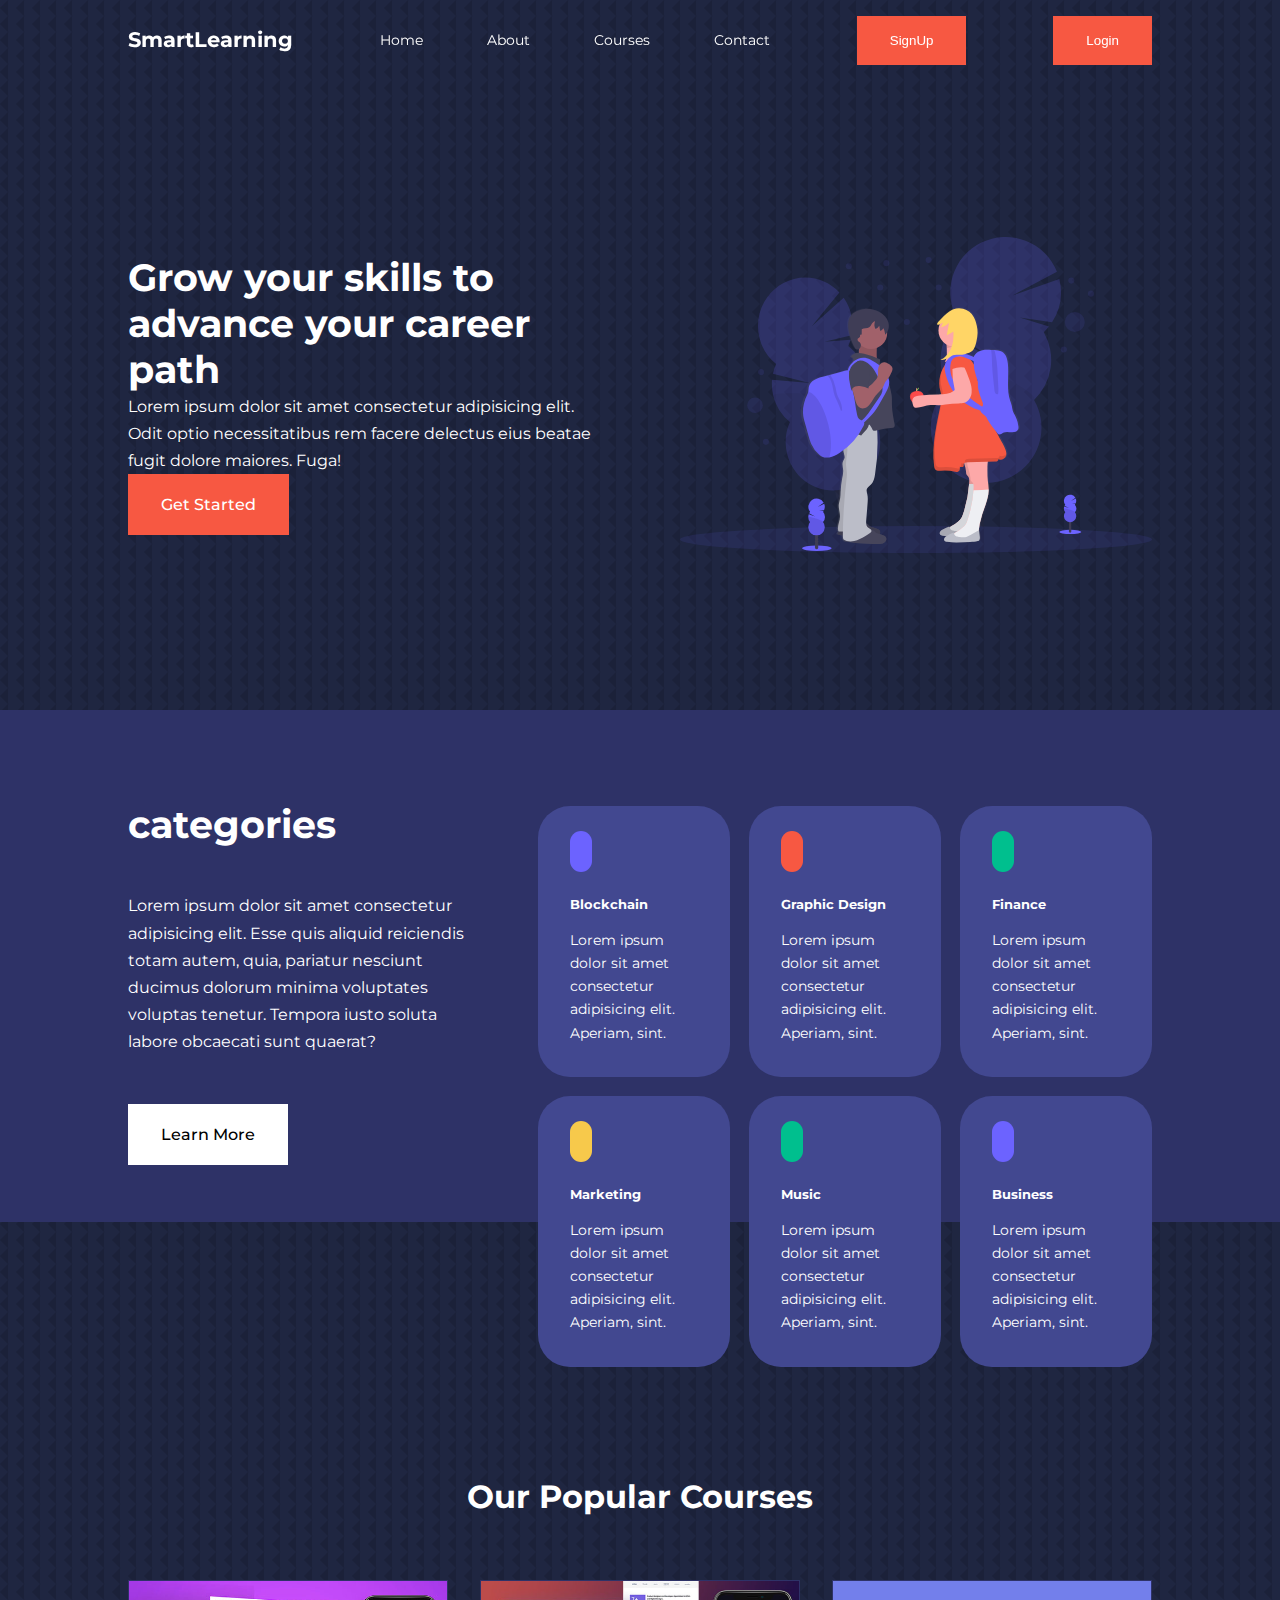
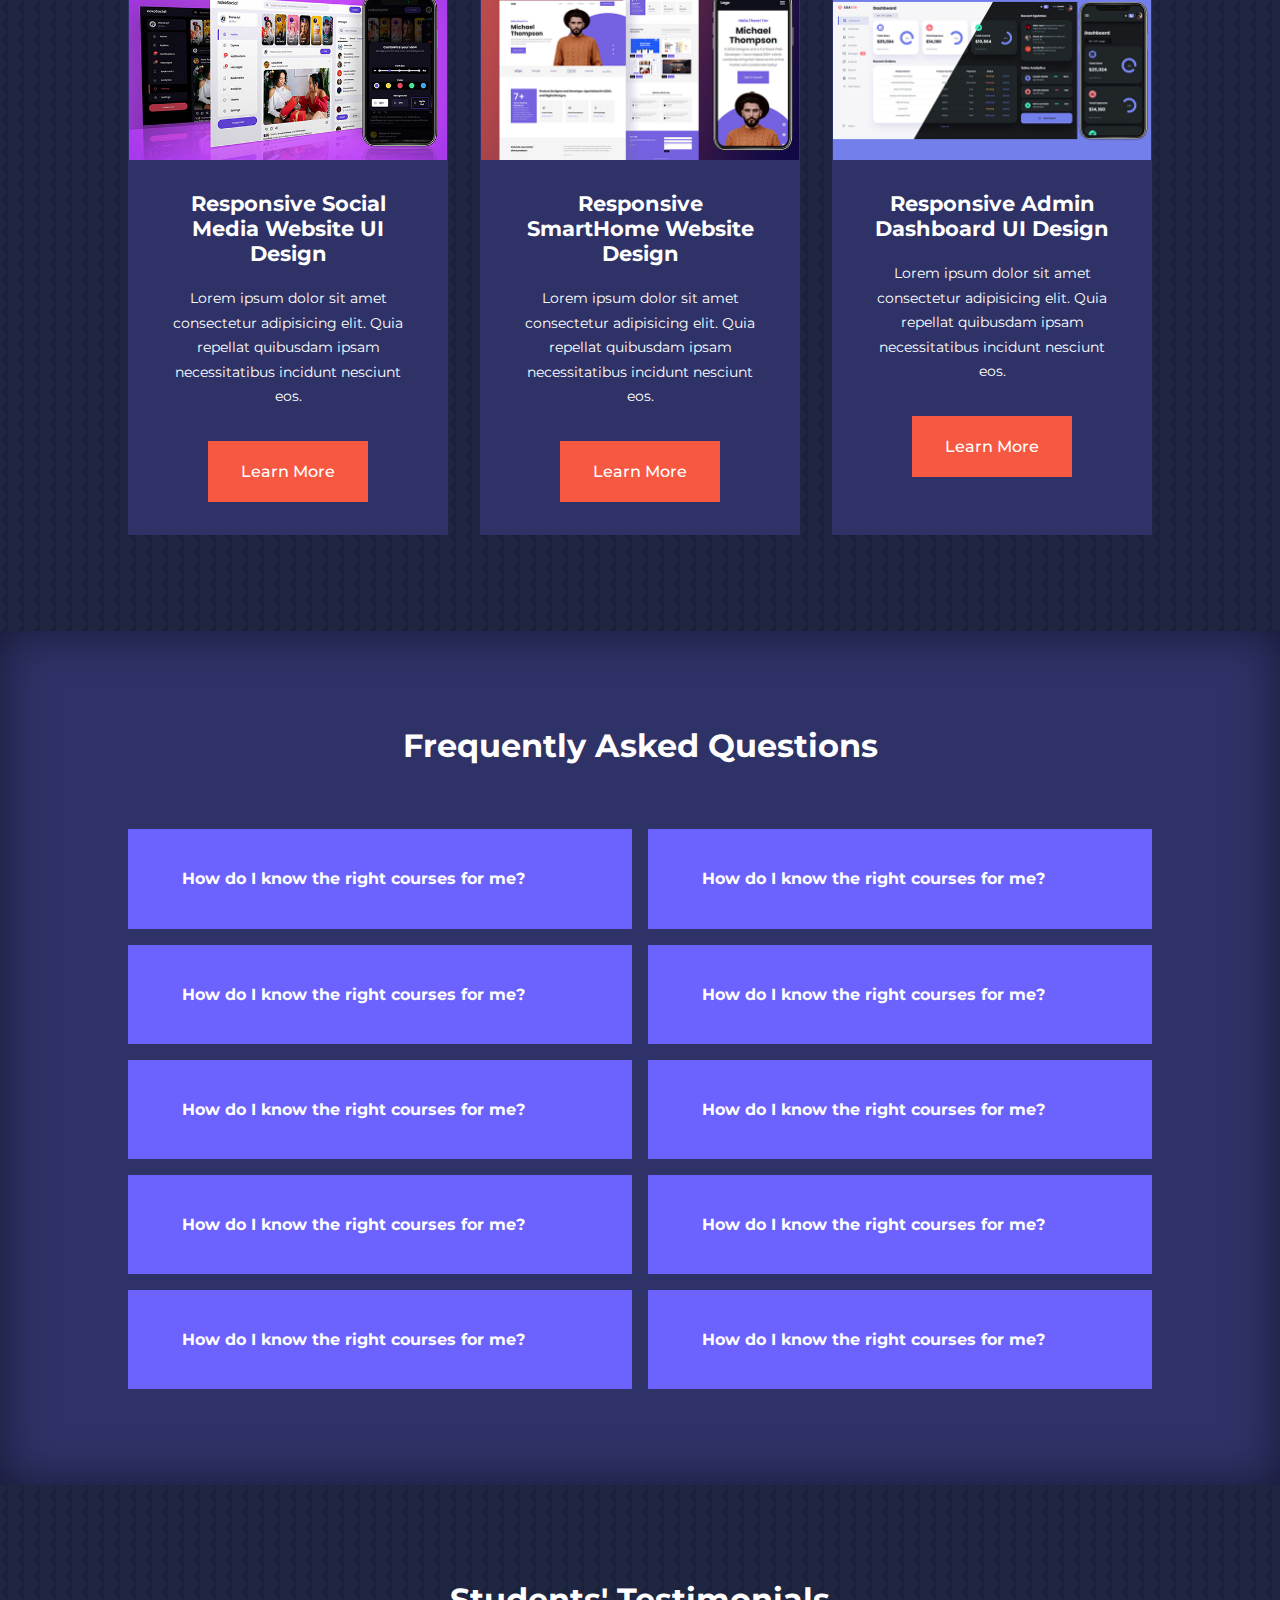
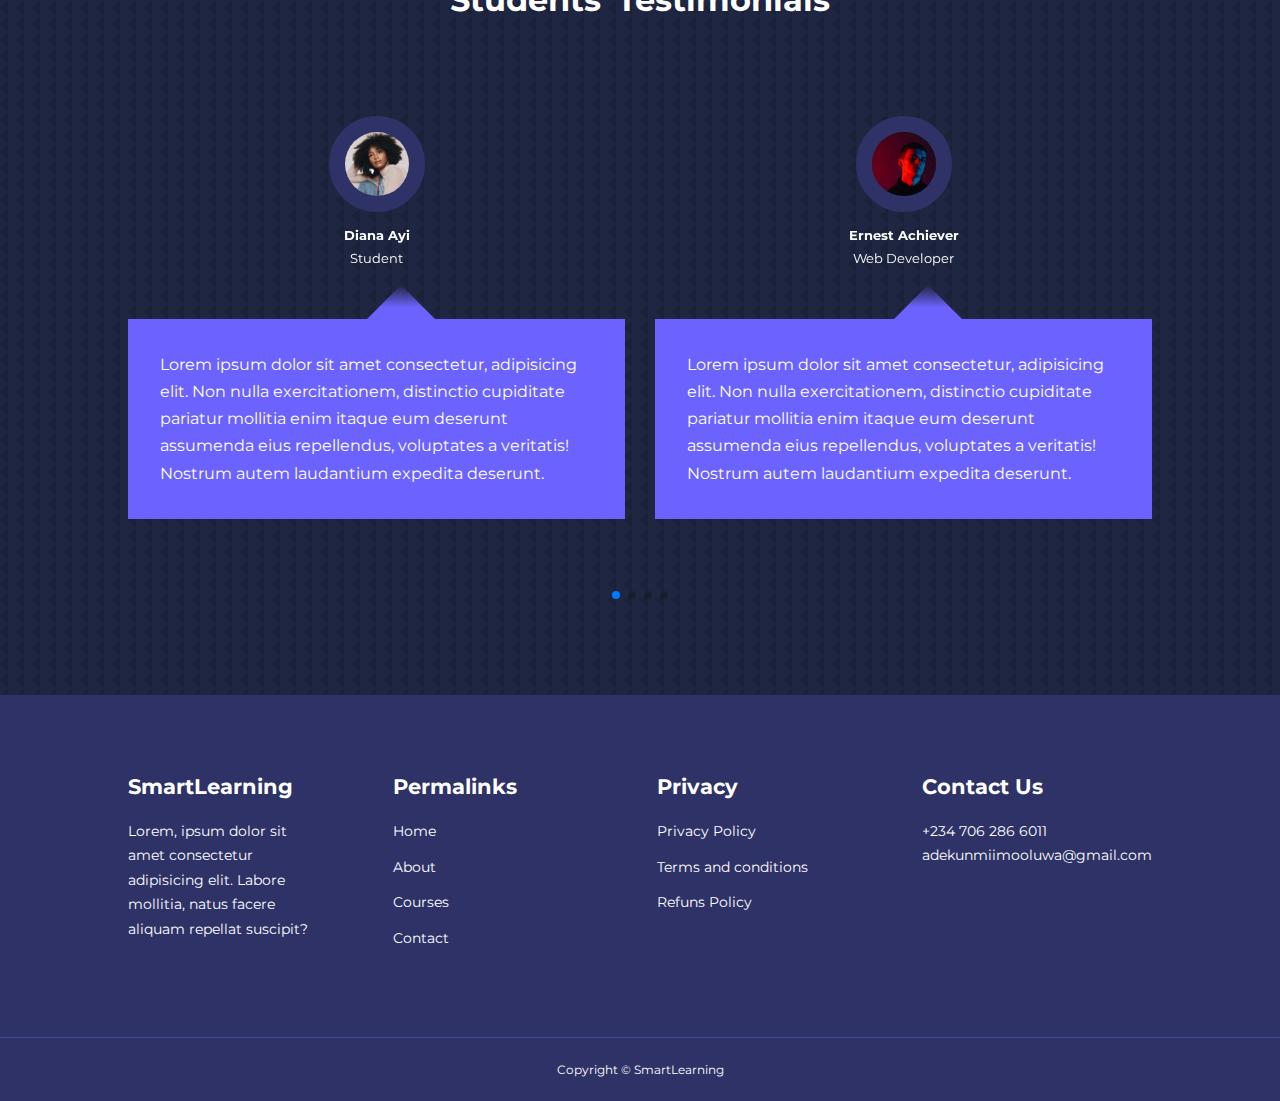
<file: education website/index.html>
<!DOCTYPE html>
<html lang="en">
<head>
    <meta charset="UTF-8">
    <meta name="viewport" content="width=device-width, initial-scale=1.0">
    <title>Responsive Multipage Education Website Using HTML, CSS & JavaScript</title>

    <!-- ICONSCOUT CDN-->
    <link rel="stylesheet" href="https://unicons.iconscout.com/release/v4.0.8/css/line.css">

    <!-- GOOGLE FONTS (MONTSERRAT) -->
    <link rel="preconnect" href="https://fonts.googleapis.com">
    <link rel="preconnect" href="https://fonts.gstatic.com" crossorigin>
    <link href="https://fonts.googleapis.com/css2?family=Montserrat:wght@300;400;500;600;700;800;900&display=swap" rel="stylesheet">

    <!-- SWIPER JS-->
    <link rel="stylesheet" href="https://cdn.jsdelivr.net/npm/swiper@11/swiper-bundle.min.css"/>

    <link rel="stylesheet" href="./css/style.css">
    <style>
        body {
            background-image: url("./images/bg-texture.png");
        }
    </style>
</head>
<body>
    <nav>
        <div class="container nav__container">
            <a href="index.html"><h4>SmartLearning</h4></a>
            <ul class="nav__menu">
                <li><a href="index.html">Home</a></li>
                <li><a href="about.html">About</a></li>
                <li><a href="courses.html">Courses</a></li>
                <li><a href="contact.html">Contact</a></li>
            </ul>
            <button id="open-menu-btn"><i class="uil uil-bars"></i></button>
            <button id="close-menu-btn"><i class="uil uil-multiply"></i></button>
            <button type= "submit" class = "btn btn-primary">SignUp </button>
            <button type= "submit" class = "btn btn-primary">Login </button>


        </div>
    </nav>

    <!--======END OF NAVBAR =======-->

    <header>
        <div class="container header__container">
            <div class="header__left">
                <h1>Grow your skills to advance your career path</h1>
                <p>
                    Lorem ipsum dolor sit amet consectetur adipisicing elit. Odit optio necessitatibus rem facere delectus eius beatae fugit dolore maiores. Fuga!
                </p>
                <a href="courses.html" class="btn btn-primary">Get Started</a>
            </div>

            <div class="header__right">
                <div class="header__right-image">
                    <img src="./images/header.svg">
                </div>
            </div>
        </div>
    </header>

    <!--======END OF HEADER =======-->

    <section class="categories">
      <div class="container categories__container">
        <div class="categories__left">
            <h1>categories</h1>
            <p>
                Lorem ipsum dolor sit amet consectetur adipisicing elit. Esse quis aliquid reiciendis totam autem, quia, pariatur nesciunt ducimus dolorum minima voluptates voluptas tenetur. Tempora iusto soluta labore obcaecati sunt quaerat?

            </p>
            <a href="#" class="btn">Learn More</a>
        </div>

        <div class="categories__right">
            <article class="category">
               <span class="category__icon"><i class = "uil uil-bitcoin-circle"></i></span>
               <h5>Blockchain</h5> 
               <p>Lorem ipsum dolor sit amet consectetur adipisicing elit. Aperiam, sint.</p>
            </article>

            <article class="category">
                <span class="category__icon"><i class = "uil uil-palette"></i></span>
                <h5>Graphic Design</h5> 
                <p>Lorem ipsum dolor sit amet consectetur adipisicing elit. Aperiam, sint.</p>
             </article>

             <article class="category">
                <span class="category__icon"><i class = "uil uil-usd-circle"></i></span>
                <h5>Finance</h5> 
                <p>Lorem ipsum dolor sit amet consectetur adipisicing elit. Aperiam, sint.</p>
             </article>

             <article class="category">
                <span class="category__icon"><i class = "uil uil-megaphone"></i></span>
                <h5>Marketing</h5> 
                <p>Lorem ipsum dolor sit amet consectetur adipisicing elit. Aperiam, sint.</p>
             </article>

             <article class="category">
                <span class="category__icon"><i class = "uil uil-music"></i></span>
                <h5>Music</h5> 
                <p>Lorem ipsum dolor sit amet consectetur adipisicing elit. Aperiam, sint.</p>
             </article>

             <article class="category">
                <span class="category__icon"><i class = "uil uil-puzzle-piece"></i></span>
                <h5>Business</h5> 
                <p>Lorem ipsum dolor sit amet consectetur adipisicing elit. Aperiam, sint.</p>
             </article>
        </div>
      </div>  
    </section>

    <!--===== END OF CATEGORIES =====-->
    <section class="courses">
        <h2>Our Popular Courses</h2>
        <div class="container courses__container">
            <article class="course">
                <div class="course__image">
                    <img src="./images/course1.jpg" alt="Responsive Social Media Website UI Design">
                </div>
                <div class="course__info">
                    <h4>Responsive Social Media Website UI Design</h4>
                    <p>
                        Lorem ipsum dolor sit amet consectetur adipisicing elit. Quia repellat quibusdam ipsam necessitatibus incidunt nesciunt eos.
                    </p>
                    <a href="courses.html" class="btn btn-primary">Learn More</a>
                </div>
            </article>
    
            <article class="course">
                <div class="course__image">
                    <img src="./images/course2.jpg" alt="Responsive SmartHome Website Design">
                </div>
                <div class="course__info">
                    <h4>Responsive SmartHome Website Design</h4>
                    <p>
                        Lorem ipsum dolor sit amet consectetur adipisicing elit. Quia repellat quibusdam ipsam necessitatibus incidunt nesciunt eos.
                    </p>
                    <a href="courses.html" class="btn btn-primary">Learn More</a>
                </div>
            </article>
    
            <article class="course">
                <div class="course__image">
                    <img src="./images/course3.jpg" alt="Responsive Admin Dashboard UI Design">
                </div>
                <div class="course__info">
                    <h4>Responsive Admin Dashboard UI Design</h4>
                    <p>
                        Lorem ipsum dolor sit amet consectetur adipisicing elit. Quia repellat quibusdam ipsam necessitatibus incidunt nesciunt eos.
                    </p>
                    <a href="courses.html" class="btn btn-primary">Learn More</a>
                </div>
            </article>
        </div>
    </section>
    
     <!--===== END OF COURSES =====-->
    




     <section class="faqs">
        <h2>Frequently Asked Questions</h2>
        <div class="container faqs__container">
            <article class="faq">
                <div class="faq__icon"><i class="uil uil-plus"></i></div>
                <div class="question__answer">
                    <h4>How do I know the right courses for me?</h4>
                    <p>
                        Lorem ipsum dolor sit amet consectetur adipisicing elit. Adipisci autem nihil beatae voluptas! Temporibus ullam, maxime ipsa pariatur at expedita voluptatibus voluptates eum consequuntur iusto similique, dolorem sint, id dolores.
                    </p>
                </div>
            </article>

            <article class="faq">
                <div class="faq__icon"><i class="uil uil-plus"></i></div>
                <div class="question__answer">
                    <h4>How do I know the right courses for me?</h4>
                    <p>
                        Lorem ipsum dolor sit amet consectetur adipisicing elit. Adipisci autem nihil beatae voluptas! Temporibus ullam, maxime ipsa pariatur at expedita voluptatibus voluptates eum consequuntur iusto similique, dolorem sint, id dolores.
                    </p>
                </div>
            </article>

            <article class="faq">
                <div class="faq__icon"><i class="uil uil-plus"></i></div>
                <div class="question__answer">
                    <h4>How do I know the right courses for me?</h4>
                    <p>
                        Lorem ipsum dolor sit amet consectetur adipisicing elit. Adipisci autem nihil beatae voluptas! Temporibus ullam, maxime ipsa pariatur at expedita voluptatibus voluptates eum consequuntur iusto similique, dolorem sint, id dolores.
                    </p>
                </div>
            </article>

            <article class="faq">
                <div class="faq__icon"><i class="uil uil-plus"></i></div>
                <div class="question__answer">
                    <h4>How do I know the right courses for me?</h4>
                    <p>
                        Lorem ipsum dolor sit amet consectetur adipisicing elit. Adipisci autem nihil beatae voluptas! Temporibus ullam, maxime ipsa pariatur at expedita voluptatibus voluptates eum consequuntur iusto similique, dolorem sint, id dolores.
                    </p>
                </div>
            </article>

            <article class="faq">
                <div class="faq__icon"><i class="uil uil-plus"></i></div>
                <div class="question__answer">
                    <h4>How do I know the right courses for me?</h4>
                    <p>
                        Lorem ipsum dolor sit amet consectetur adipisicing elit. Adipisci autem nihil beatae voluptas! Temporibus ullam, maxime ipsa pariatur at expedita voluptatibus voluptates eum consequuntur iusto similique, dolorem sint, id dolores.
                    </p>
                </div>
            </article>

            <article class="faq">
                <div class="faq__icon"><i class="uil uil-plus"></i></div>
                <div class="question__answer">
                    <h4>How do I know the right courses for me?</h4>
                    <p>
                        Lorem ipsum dolor sit amet consectetur adipisicing elit. Adipisci autem nihil beatae voluptas! Temporibus ullam, maxime ipsa pariatur at expedita voluptatibus voluptates eum consequuntur iusto similique, dolorem sint, id dolores.
                    </p>
                </div>
            </article>

            <article class="faq">
                <div class="faq__icon"><i class="uil uil-plus"></i></div>
                <div class="question__answer">
                    <h4>How do I know the right courses for me?</h4>
                    <p>
                        Lorem ipsum dolor sit amet consectetur adipisicing elit. Adipisci autem nihil beatae voluptas! Temporibus ullam, maxime ipsa pariatur at expedita voluptatibus voluptates eum consequuntur iusto similique, dolorem sint, id dolores.
                    </p>
                </div>
            </article>

            <article class="faq">
                <div class="faq__icon"><i class="uil uil-plus"></i></div>
                <div class="question__answer">
                    <h4>How do I know the right courses for me?</h4>
                    <p>
                        Lorem ipsum dolor sit amet consectetur adipisicing elit. Adipisci autem nihil beatae voluptas! Temporibus ullam, maxime ipsa pariatur at expedita voluptatibus voluptates eum consequuntur iusto similique, dolorem sint, id dolores.
                    </p>
                </div>
            </article>

            <article class="faq">
                <div class="faq__icon"><i class="uil uil-plus"></i></div>
                <div class="question__answer">
                    <h4>How do I know the right courses for me?</h4>
                    <p>
                        Lorem ipsum dolor sit amet consectetur adipisicing elit. Adipisci autem nihil beatae voluptas! Temporibus ullam, maxime ipsa pariatur at expedita voluptatibus voluptates eum consequuntur iusto similique, dolorem sint, id dolores.
                    </p>
                </div>
            </article>

            <article class="faq">
                <div class="faq__icon"><i class="uil uil-plus"></i></div>
                <div class="question__answer">
                    <h4>How do I know the right courses for me?</h4>
                    <p>
                        Lorem ipsum dolor sit amet consectetur adipisicing elit. Adipisci autem nihil beatae voluptas! Temporibus ullam, maxime ipsa pariatur at expedita voluptatibus voluptates eum consequuntur iusto similique, dolorem sint, id dolores.
                    </p>
                </div>
            </article>
        </div>
     </section>
     <!--===== END OF FAQs =====-->

     <section class="container testimonials__container mySwiper">
        <h2>Students' Testimonials</h2>
        <div class="swiper-wrapper">
            <article class="testimonial swiper-slide">
                <div class="avatar">
                    <img src="./images/avatar1.jpg">
                </div>
                    <div class="testimonial__info">
                        <h5>Diana Ayi</h5>
                        <small>Student</small>
                    </div>
                    <div class="testimonial__body">
                        <p>
                            Lorem ipsum dolor sit amet consectetur, adipisicing elit. Non nulla exercitationem, distinctio cupiditate pariatur mollitia enim itaque eum deserunt assumenda eius repellendus, voluptates a veritatis! Nostrum autem laudantium expedita deserunt.
                        </p>
                    </div>
            </article>

            <article class="testimonial swiper-slide">
                <div class="avatar">
                    <img src="./images/avatar2.jpg">
                </div>
                <div class="testimonial__info">
                    <h5>Ernest Achiever</h5>
                    <small>Web Developer</small>
                </div>
                <div class="testimonial__body">
                    <p>
                        Lorem ipsum dolor sit amet consectetur, adipisicing elit. Non nulla exercitationem, distinctio cupiditate pariatur mollitia enim itaque eum deserunt assumenda eius repellendus, voluptates a veritatis! Nostrum autem laudantium expedita deserunt.
                    </p>
                </div>
            </article>

            <article class="testimonial swiper-slide">
                <div class="avatar">
                    <img src="./images/avatar3.jpg">
                </div>
                    <div class="testimonial__info">
                        <h5>Edem Quist</h5>
                        <small>Student</small>
                    </div>
                    <div class="testimonial__body">
                        <p>
                            Lorem ipsum dolor sit amet consectetur, adipisicing elit. Non nulla exercitationem, distinctio cupiditate pariatur mollitia enim itaque eum deserunt assumenda eius repellendus, voluptates a veritatis! Nostrum autem laudantium expedita deserunt.
                        </p>
                    </div>
            </article>

            <article class="testimonial swiper-slide">
                <div class="avatar">
                    <img src="./images/avatar4.jpg">
                </div>
                <div class="testimonial__info">
                    <h5>Hajia Bintu</h5>
                    <small>Student</small>
                </div>
                <div class="testimonial__body">
                    <p>
                        Lorem ipsum dolor sit amet consectetur, adipisicing elit. Non nulla exercitationem, distinctio cupiditate pariatur mollitia enim itaque eum deserunt assumenda eius repellendus, voluptates a veritatis! Nostrum autem laudantium expedita deserunt.
                    </p>
                </div>
            </article>

            <article class="testimonial swiper-slide">
                <div class="avatar">
                    <img src="./images/avatar5.jpg">
                </div>
                <div class="testimonial__info">
                    <h5>Jane Doe</h5>
                    <small>Student</small>
                </div>
                <div class="testimonial__body">
                    <p>
                        Lorem ipsum dolor sit amet consectetur, adipisicing elit. Non nulla exercitationem, distinctio cupiditate pariatur mollitia enim itaque eum deserunt assumenda eius repellendus, voluptates a veritatis! Nostrum autem laudantium expedita deserunt.
                    </p>
                </div>
            </article>   
        </div>
                   <div class="swiper-pagination"></div>
     </section>

          <!--===== END OF TESTIMONIAL=====-->
     
     <footer>
        <div class= "container footer__container">
           <div class= "footer__1">
            <a href="index.html" class = 'footer__logo'><h4>SmartLearning</h4></a>
            <p>
                Lorem, ipsum dolor sit amet consectetur adipisicing elit. Labore mollitia, natus facere aliquam repellat suscipit?
            </p>
           </div>

           <div class= "footer__2">
            <h4>Permalinks</h4>
            <ul class = "permalinks">
                <li><a href="index.html">Home</a></li>
                <li><a href="about.html">About</a></li>
                <li><a href="courses.html">Courses</a></li>
                <li><a href="contact.html">Contact</a></li>
            </ul>
           </div>
           <div class= "footer__3">
            <h4>Privacy</h4>
            <ul class = "privacy">
                <li><a href="#">Privacy Policy</a></li>
                <li><a href="#">Terms and conditions</a></li>
                <li><a href="#">Refuns Policy</a></li>
            </ul>
           </div>

           <div class ="footer__4">
            <h4>Contact Us</h4>
            <div>
                <p>+234 706 286 6011</p>
                <p>adekunmiimooluwa@gmail.com</p>
            </div>

            <ul class = "footer__socials">
                <li>
                    <a href="#"><i class = "uil uil-facebook-f"></i></a>
                </li>
                <li>
                    <a href="#"><i class = "uil uil-instagram-alt"></i></a>
                </li>
                <li>
                    <a href="#"><i class = "uil uil-twitter"></i></a>
                </li>
                <li>
                    <a href="#"><i class = "uil uil-linkedin-alt"></i></a>
                </li>
            </ul>
           </div>
        </div>
        <div class = "footer__copyright">
            <small>Copyright &copy; SmartLearning</small>
        </div> 
     </footer>


    <script src="https://cdn.jsdelivr.net/npm/swiper@11/swiper-bundle.min.js"></script>
    <script src="./main.js"></script>

    <script>
        var swiper = new Swiper(".mySwiper", {
        slidesPerView: 1,
        spaceBetween: 30,
        pagination: {
        el: ".swiper-pagination",
        clickable: true,
        },
        // when window width is >= 600px
        breakpoints: {
            600: {
                slidesPerView: 2
            }
        }
    });
    </script>
</body>
</html>
</file>
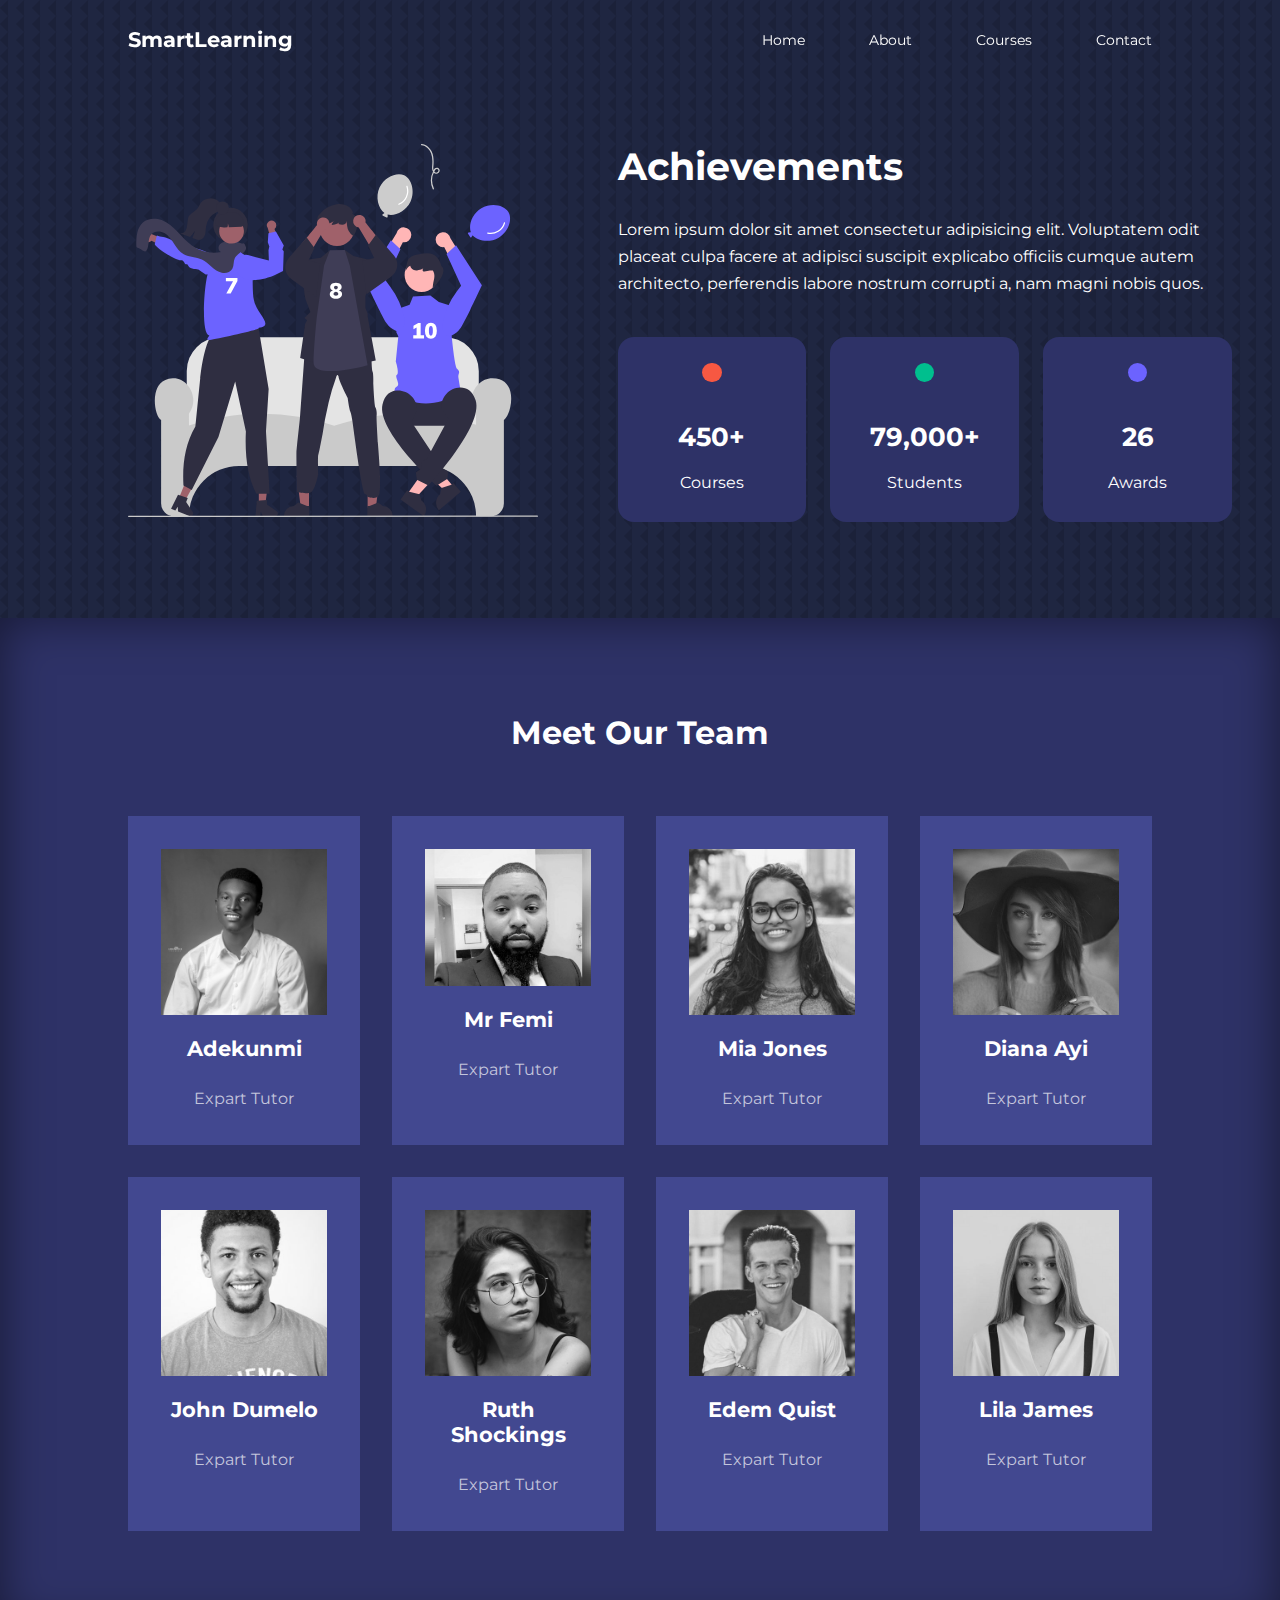
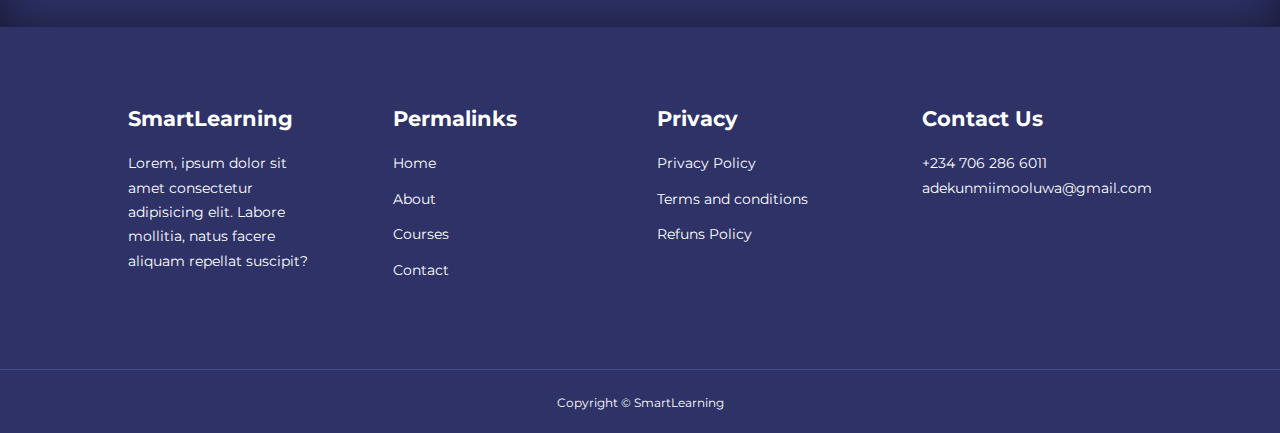
<file: education website/about.html>
<!DOCTYPE html>
<html lang="en">
<head>
    <meta charset="UTF-8">
    <meta name="viewport" content="width=device-width, initial-scale=1.0">
    <title>Responsive Multipage Education Website Using HTML, CSS & JavaScript</title>

    <!-- ICONSCOUT CDN-->
    <link rel="stylesheet" href="https://unicons.iconscout.com/release/v4.0.8/css/line.css">

    <!-- GOOGLE FONTS (MONTSERRAT) -->
    <link rel="preconnect" href="https://fonts.googleapis.com">
    <link rel="preconnect" href="https://fonts.gstatic.com" crossorigin>
    <link href="https://fonts.googleapis.com/css2?family=Montserrat:wght@300;400;500;600;700;800;900&display=swap" rel="stylesheet">

    
    <link rel="stylesheet" href="./css/style.css">
    <link rel="stylesheet" href="./css/about.css">

    <style>
        body {
            background-image: url("./images/bg-texture.png");
        }
    </style>
</head>
<body>
    <nav>
        <div class="container nav__container">
            <a href="index.html"><h4>SmartLearning</h4></a>
            <ul class="nav__menu">
                <li><a href="index.html">Home</a></li>
                <li><a href="about.html">About</a></li>
                <li><a href="courses.html">Courses</a></li>
                <li><a href="contact.html">Contact</a></li>
            </ul>
            <button id="open-menu-btn"><i class="uil uil-bars"></i></button>
            <button id="close-menu-btn"><i class="uil uil-multiply"></i></button>
        </div>
    </nav>

    <!--======END OF NAVBAR =======-->
    <section class = "about__achievements">
        <div class="container about__achievements-container">
           <div class="about__achievements-left">
            <img src="./images/about achievements.svg">
           </div> 
           <div class="about__achievements-right">
            <h1>Achievements</h1>
            <p>
                Lorem ipsum dolor sit amet consectetur adipisicing elit. Voluptatem odit placeat culpa facere at adipisci suscipit explicabo officiis cumque autem architecto, perferendis labore nostrum corrupti a, nam magni nobis quos.
            </p>
            <div class="achievements__cards">
                <article class="achievement__card">
                    <span class="achievement__icon">
                        <i class= ' uil uil-video'></i>
                    </span>
                    <h3>450+</h3>
                    <p>Courses</p>
                </article>

                <article class="achievement__card">
                    <span class="achievement__icon">
                        <i class= ' uil uil-users-alt'></i>
                    </span>
                    <h3>79,000+</h3>
                    <p>Students</p>
                </article>

                <article class="achievement__card">
                    <span class="achievement__icon">
                        <i class= ' uil uil-trophy'></i>
                    </span>
                    <h3>26</h3>
                    <p>Awards</p>
                </article>
            </div>
           </div>
        </div>
    </section>

    <!--======END OF ACHIEVEMENTS =======-->

    <section class="team">
        <h2>Meet Our Team</h2>
        <div class="container team__container">
            <article class="team__member">
                <div class="team__member-image">
                    <img src="./images/kunmi.jpg">
                </div>
                <div class="team__member-info">
                    <h4>Adekunmi</h4>
                    <p>Expart Tutor</p>
                </div>
                <div class="team__member-socials">
                    <a href="https://instagram.com" target= "_blank"><i class= "uil uil-instagram"></i></a>
                    <a href="https://twitter.com" target= "_blank"><i class= "uil uil-twitter-alt"></i></a>
                    <a href="https://linkedin.com" target= "_blank"><i class= "uil uil-linkedin-alt"></i></a>
                </div>
            </article>

            <article class="team__member">
                <div class="team__member-image">
                    <img src="./images/mr_femi.PNG">
                </div>
                <div class="team__member-info">
                    <h4>Mr Femi</h4>
                    <p>Expart Tutor</p>
                </div>
                <div class="team__member-socials">
                    <a href="https://instagram.com" target= "_blank"><i class= "uil uil-instagram"></i></a>
                    <a href="https://twitter.com" target= "_blank"><i class= "uil uil-twitter-alt"></i></a>
                    <a href="https://linkedin.com" target= "_blank"><i class= "uil uil-linkedin-alt"></i></a>
                </div>
            </article>

            <article class="team__member">
                <div class="team__member-image">
                    <img src="./images/tm2.jpg">
                </div>
                <div class="team__member-info">
                    <h4>Mia Jones</h4>
                    <p>Expart Tutor</p>
                </div>
                <div class="team__member-socials">
                    <a href="https://instagram.com" target= "_blank"><i class= "uil uil-instagram"></i></a>
                    <a href="https://twitter.com" target= "_blank"><i class= "uil uil-twitter-alt"></i></a>
                    <a href="https://linkedin.com" target= "_blank"><i class= "uil uil-linkedin-alt"></i></a>
                </div>
            </article>

            <article class="team__member">
                <div class="team__member-image">
                    <img src="./images/tm3.jpg">
                </div>
                <div class="team__member-info">
                    <h4>Diana Ayi</h4>
                    <p>Expart Tutor</p>
                </div>
                <div class="team__member-socials">
                    <a href="https://instagram.com" target= "_blank"><i class= "uil uil-instagram"></i></a>
                    <a href="https://twitter.com" target= "_blank"><i class= "uil uil-twitter-alt"></i></a>
                    <a href="https://linkedin.com" target= "_blank"><i class= "uil uil-linkedin-alt"></i></a>
                </div>
            </article>

            <article class="team__member">
                <div class="team__member-image">
                    <img src="./images/tm4.jpg">
                </div>
                <div class="team__member-info">
                    <h4>John Dumelo</h4>
                    <p>Expart Tutor</p>
                </div>
                <div class="team__member-socials">
                    <a href="https://instagram.com" target= "_blank"><i class= "uil uil-instagram"></i></a>
                    <a href="https://twitter.com" target= "_blank"><i class= "uil uil-twitter-alt"></i></a>
                    <a href="https://linkedin.com" target= "_blank"><i class= "uil uil-linkedin-alt"></i></a>
                </div>
            </article>

            <article class="team__member">
                <div class="team__member-image">
                    <img src="./images/tm5.jpg">
                </div>
                <div class="team__member-info">
                    <h4>Ruth Shockings</h4>
                    <p>Expart Tutor</p>
                </div>
                <div class="team__member-socials">
                    <a href="https://instagram.com" target= "_blank"><i class= "uil uil-instagram"></i></a>
                    <a href="https://twitter.com" target= "_blank"><i class= "uil uil-twitter-alt"></i></a>
                    <a href="https://linkedin.com" target= "_blank"><i class= "uil uil-linkedin-alt"></i></a>
                </div>
            </article>

            <article class="team__member">
                <div class="team__member-image">
                    <img src="./images/tm6.jpg">
                </div>
                <div class="team__member-info">
                    <h4>Edem Quist</h4>
                    <p>Expart Tutor</p>
                </div>
                <div class="team__member-socials">
                    <a href="https://instagram.com" target= "_blank"><i class= "uil uil-instagram"></i></a>
                    <a href="https://twitter.com" target= "_blank"><i class= "uil uil-twitter-alt"></i></a>
                    <a href="https://linkedin.com" target= "_blank"><i class= "uil uil-linkedin-alt"></i></a>
                </div>
            </article>

            <article class="team__member">
                <div class="team__member-image">
                    <img src="./images/tm7.jpg">
                </div>
                <div class="team__member-info">
                    <h4>Lila James</h4>
                    <p>Expart Tutor</p>
                </div>
                <div class="team__member-socials">
                    <a href="https://instagram.com" target= "_blank"><i class= "uil uil-instagram"></i></a>
                    <a href="https://twitter.com" target= "_blank"><i class= "uil uil-twitter-alt"></i></a>
                    <a href="https://linkedin.com" target= "_blank"><i class= "uil uil-linkedin-alt"></i></a>
                </div>
            </article>
        </div>
    </section>

    <!--======END OF TEAM =======-->
     
          <footer>
            <div class= "container footer__container">
               <div class= "footer__1">
                <a href="index.html" class = 'footer__logo'><h4>SmartLearning</h4></a>
                <p>
                    Lorem, ipsum dolor sit amet consectetur adipisicing elit. Labore mollitia, natus facere aliquam repellat suscipit?
                </p>
               </div>
    
               <div class= "footer__2">
                <h4>Permalinks</h4>
                <ul class = "permalinks">
                    <li><a href="index.html">Home</a></li>
                    <li><a href="about.html">About</a></li>
                    <li><a href="courses.html">Courses</a></li>
                    <li><a href="contact.html">Contact</a></li>
                </ul>
               </div>
               <div class= "footer__3">
                <h4>Privacy</h4>
                <ul class = "privacy">
                    <li><a href="#">Privacy Policy</a></li>
                    <li><a href="#">Terms and conditions</a></li>
                    <li><a href="#">Refuns Policy</a></li>
                </ul>
               </div>
    
               <div class ="footer__4">
                <h4>Contact Us</h4>
                <div>
                    <p>+234 706 286 6011</p>
                    <p>adekunmiimooluwa@gmail.com</p>
                </div>
    
                <ul class = "footer__socials">
                    <li>
                        <a href="#"><i class = "uil uil-facebook-f"></i></a>
                    </li>
                    <li>
                        <a href="#"><i class = "uil uil-instagram-alt"></i></a>
                    </li>
                    <li>
                        <a href="#"><i class = "uil uil-twitter"></i></a>
                    </li>
                    <li>
                        <a href="#"><i class = "uil uil-linkedin-alt"></i></a>
                    </li>
                </ul>
               </div>
               
            </div> 
            <div class = "footer__copyright">
                <small>Copyright &copy; SmartLearning</small>
            </div>      
         </footer>
    
        <script src="./main.js"></script>

    </body>
</html>
</file>
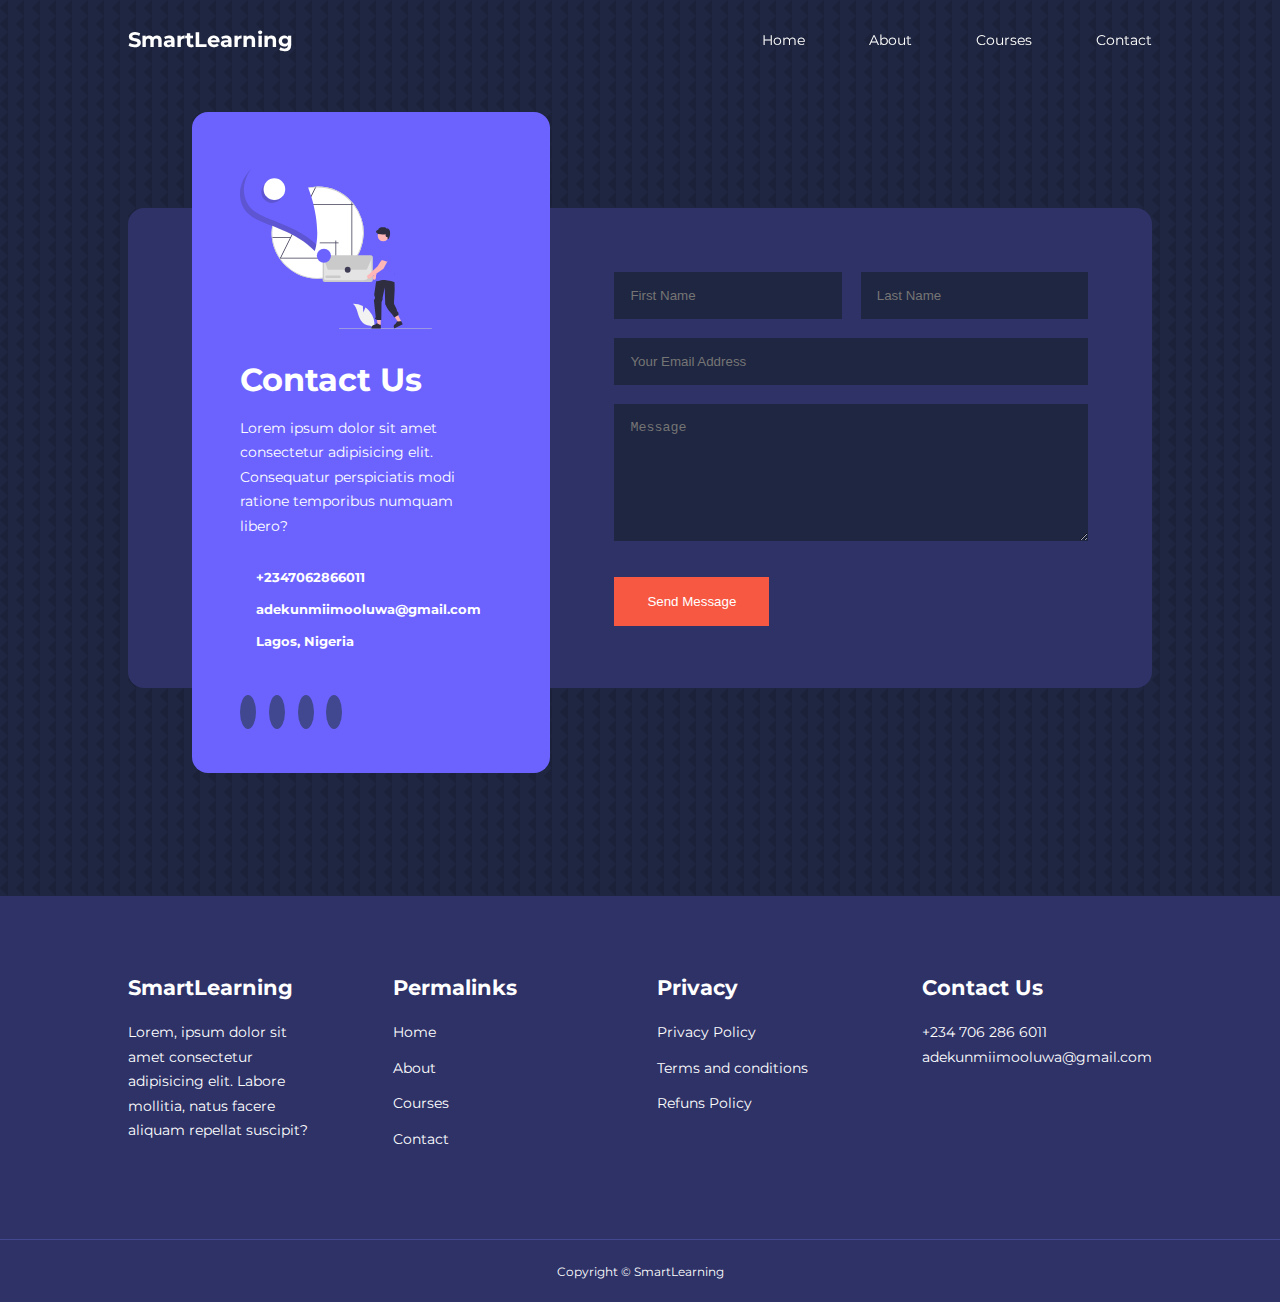
<file: education website/contact.html>
<!DOCTYPE html>
<html lang="en">
<head>
    <meta charset="UTF-8">
    <meta name="viewport" content="width=device-width, initial-scale=1.0">
    <title>Responsive Multipage Education Website Using HTML, CSS & JavaScript</title>

    <!-- ICONSCOUT CDN-->
    <link rel="stylesheet" href="https://unicons.iconscout.com/release/v4.0.8/css/line.css">

    <!-- GOOGLE FONTS (MONTSERRAT) -->
    <link rel="preconnect" href="https://fonts.googleapis.com">
    <link rel="preconnect" href="https://fonts.gstatic.com" crossorigin>
    <link href="https://fonts.googleapis.com/css2?family=Montserrat:wght@300;400;500;600;700;800;900&display=swap" rel="stylesheet">

    
    <link rel="stylesheet" href="./css/style.css">
    <link rel="stylesheet" href="./css/contact.css">
    <style>
        body {
            background-image: url("./images/bg-texture.png");
        }
    </style>
</head>
<body>
    <nav>
        <div class="container nav__container">
            <a href="index.html"><h4>SmartLearning</h4></a>
            <ul class="nav__menu">
                <li><a href="index.html">Home</a></li>
                <li><a href="about.html">About</a></li>
                <li><a href="courses.html">Courses</a></li>
                <li><a href="contact.html">Contact</a></li>
            </ul>
            <button id="open-menu-btn"><i class="uil uil-bars"></i></button>
            <button id="close-menu-btn"><i class="uil uil-multiply"></i></button>
        </div>
    </nav>

    <!--======END OF NAVBAR =======-->

    <section class="contact">
        <div class="container contact__container">
         <aside class="contact__aside">
            <div class="aside__image">
                <img src="./images/contact.svg">

            </div>
            <h2>Contact Us</h2>
            <p>
                Lorem ipsum dolor sit amet consectetur adipisicing elit. Consequatur perspiciatis modi ratione temporibus numquam libero?
            </p>
            <ul class = "contact__details">
                <li>
                    <i class = "uil uil-phone-times"></i>
                    <h5>+2347062866011</h5>
                </li>
                <li>
                    <i class = "uil uil-envelope"></i>
                    <h5>adekunmiimooluwa@gmail.com</h5>
                </li>
                <li>
                    <i class= "uil uil-location-point"></i>
                    <h5>Lagos, Nigeria</h5>
                </li>
            </ul>
            <ul class ="contact__socials">
                <li><a href="https://facebook.com"><i class = "uil uil-facebook-f"></i></a></li>
                <li><a href="https://instagram.com"><i class = "uil uil-instagram"></i></a></li>
                <li><a href="https://twitter.com"><i class = "uil uil-twitter"></i></a></li>
                <li><a href="https://linkedin.com"><i class = "uil uil-linkedin-alt"></i></a></li>

            </ul>
         </aside>
         
         <form action = "https://formspree.io/f/xqkrzvzo" method="POST" class = "contact__form">
            <div class="form__name">
                <input type="text" name= "First Name" placeholder = "First Name" required>
                <input type="text" name= "Last Name" placeholder = "Last Name" required>
            </div>
            <input type="email" name = "Email Address" placeholder = "Your Email Address" required>
            <textarea name="Message" rows="7" placeholder = "Message" required></textarea>
            <button type= "submit" class = "btn btn-primary">Send Message </button>
         </form>
        </div>
    </section>



    
    <footer>
        <div class= "container footer__container">
           <div class= "footer__1">
            <a href="index.html" class = 'footer__logo'><h4>SmartLearning</h4></a>
            <p>
                Lorem, ipsum dolor sit amet consectetur adipisicing elit. Labore mollitia, natus facere aliquam repellat suscipit?
            </p>
           </div>

           <div class= "footer__2">
            <h4>Permalinks</h4>
            <ul class = "permalinks">
                <li><a href="index.html">Home</a></li>
                <li><a href="about.html">About</a></li>
                <li><a href="courses.html">Courses</a></li>
                <li><a href="contact.html">Contact</a></li>
            </ul>
           </div>
           <div class= "footer__3">
            <h4>Privacy</h4>
            <ul class = "privacy">
                <li><a href="#">Privacy Policy</a></li>
                <li><a href="#">Terms and conditions</a></li>
                <li><a href="#">Refuns Policy</a></li>
            </ul>
           </div>

           <div class ="footer__4">
            <h4>Contact Us</h4>
            <div>
                <p>+234 706 286 6011</p>
                <p>adekunmiimooluwa@gmail.com</p>
            </div>

            <ul class = "footer__socials">
                <li>
                    <a href="#"><i class = "uil uil-facebook-f"></i></a>
                </li>
                <li>
                    <a href="#"><i class = "uil uil-instagram-alt"></i></a>
                </li>
                <li>
                    <a href="#"><i class = "uil uil-twitter"></i></a>
                </li>
                <li>
                    <a href="#"><i class = "uil uil-linkedin-alt"></i></a>
                </li>
            </ul>
           </div>
        </div>  
        <div class = "footer__copyright">
            <small>Copyright &copy; SmartLearning</small>
        </div>    
     </footer>

    <script src="./main.js"></script>

</body>
</html>
</file>
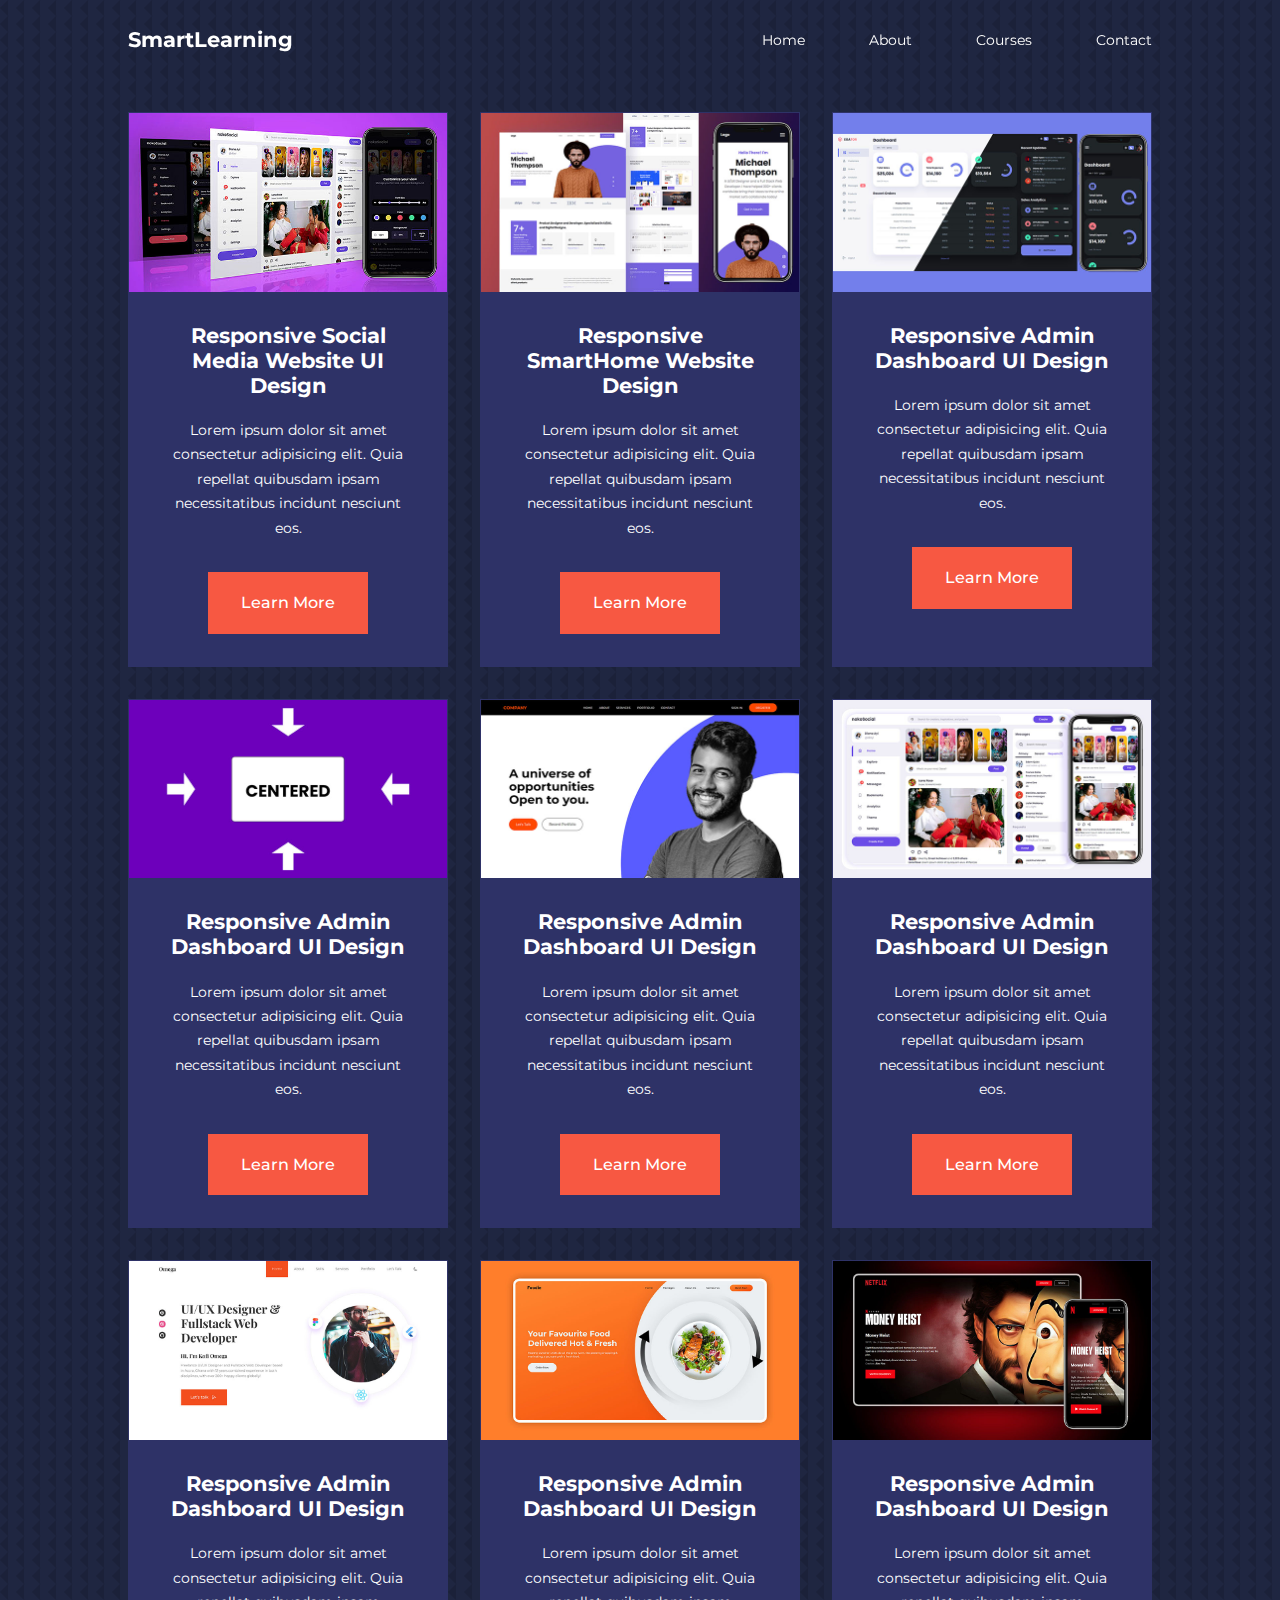
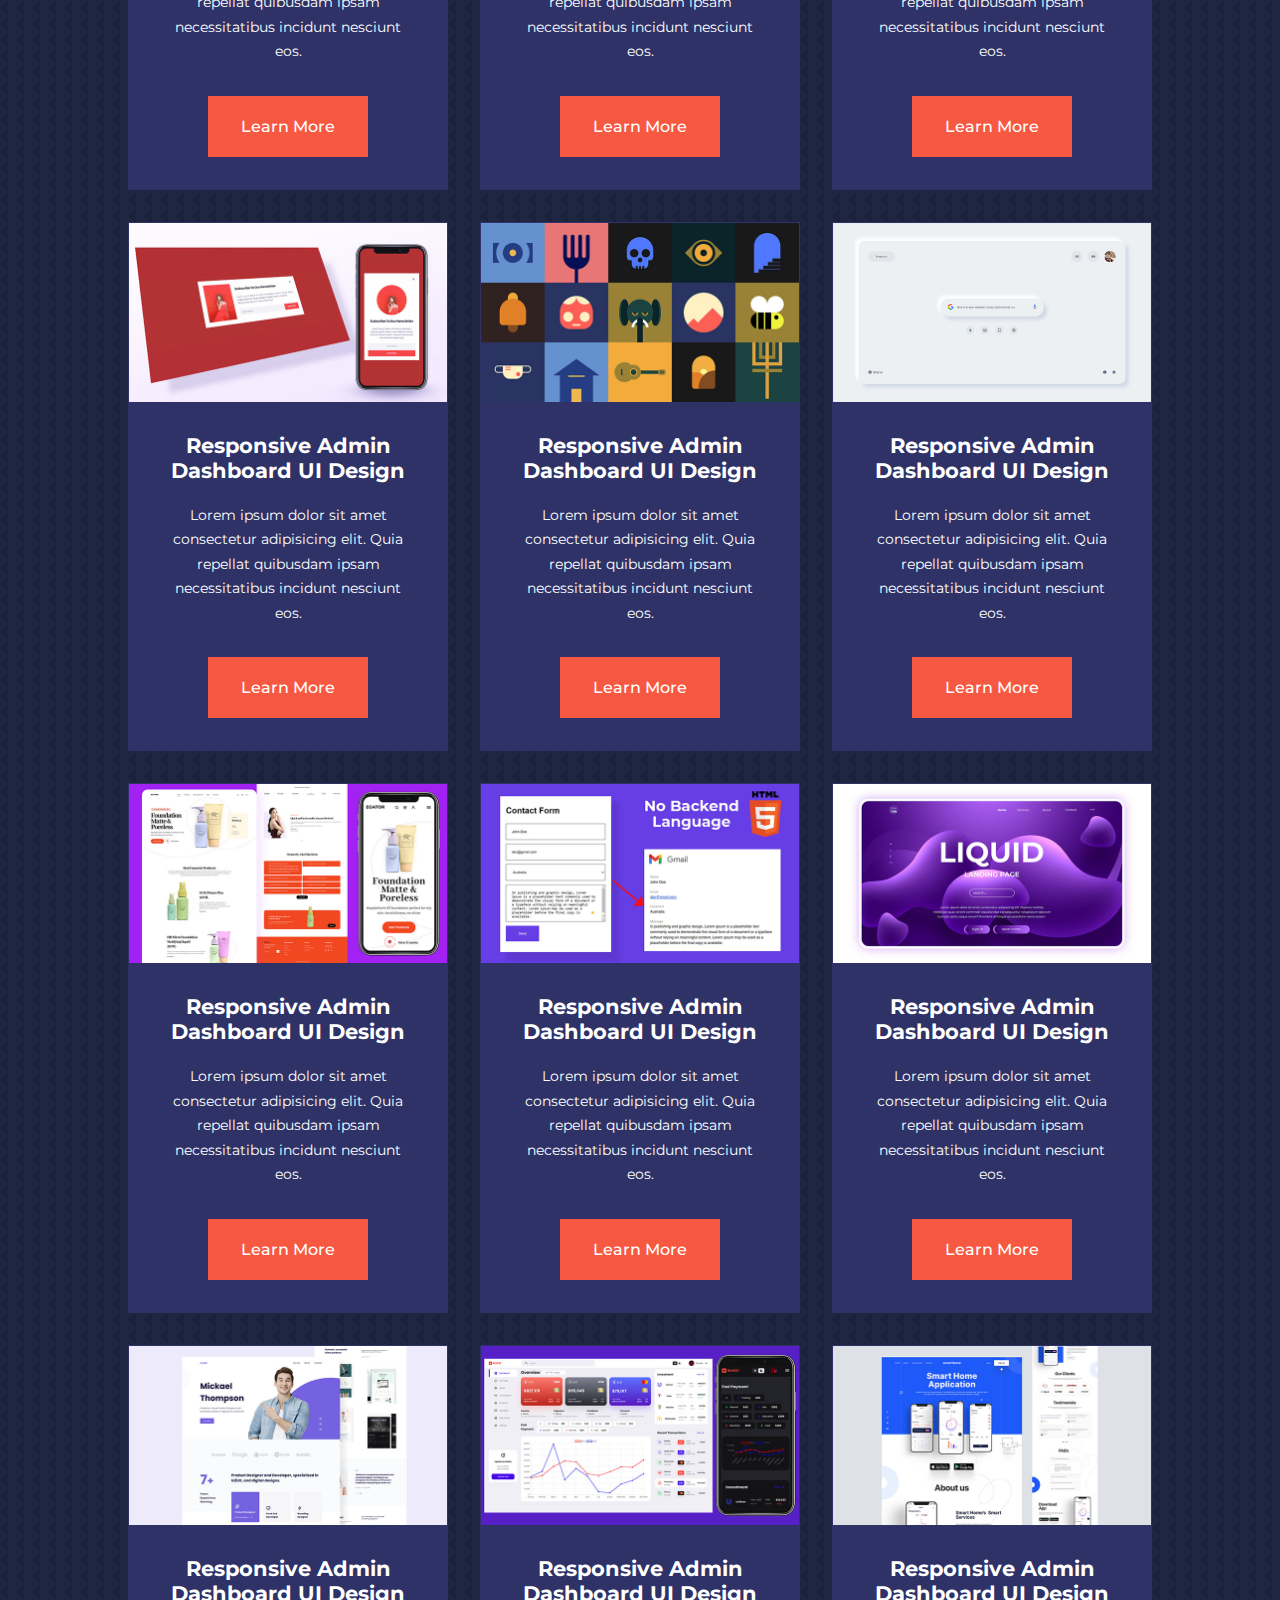
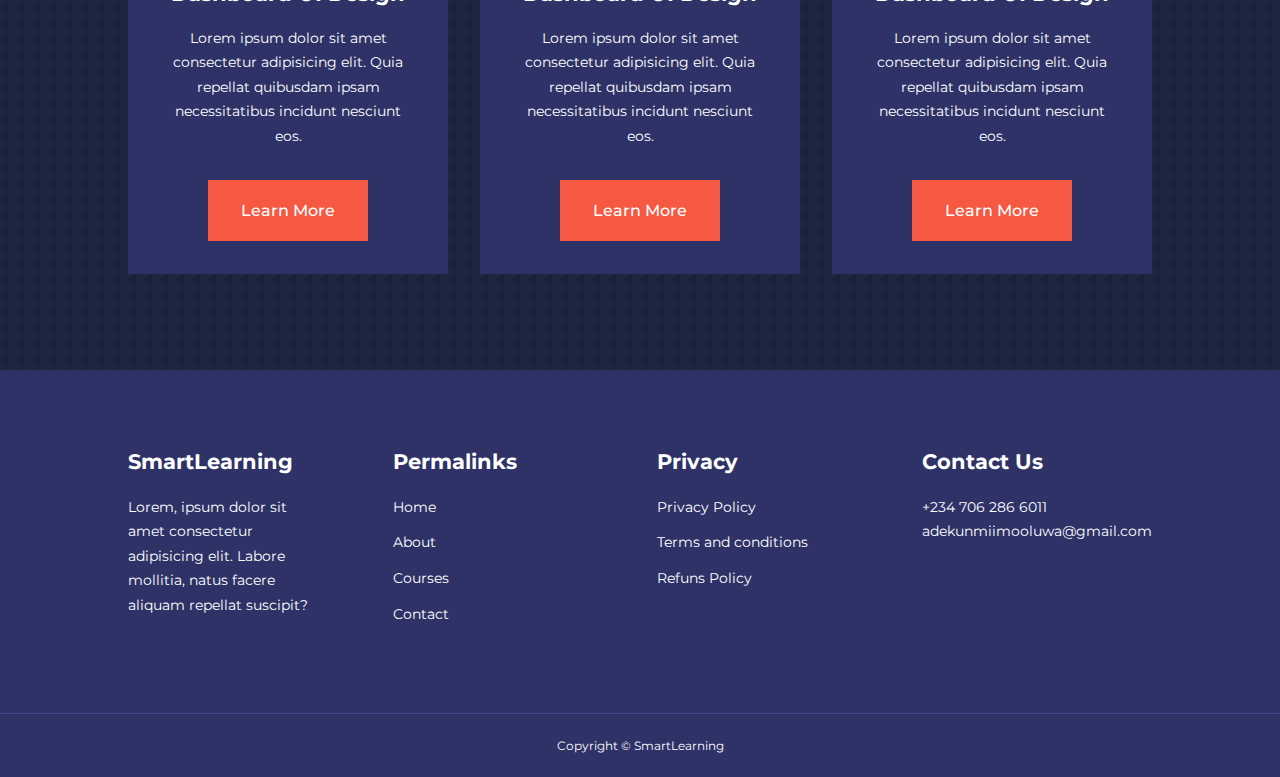
<file: education website/courses.html>
<!DOCTYPE html>
<html lang="en">
<head>
    <meta charset="UTF-8">
    <meta name="viewport" content="width=device-width, initial-scale=1.0">
    <title>Responsive Multipage Education Website Using HTML, CSS & JavaScript</title>

    <!-- ICONSCOUT CDN-->
    <link rel="stylesheet" href="https://unicons.iconscout.com/release/v4.0.8/css/line.css">

    <!-- GOOGLE FONTS (MONTSERRAT) -->
    <link rel="preconnect" href="https://fonts.googleapis.com">
    <link rel="preconnect" href="https://fonts.gstatic.com" crossorigin>
    <link href="https://fonts.googleapis.com/css2?family=Montserrat:wght@300;400;500;600;700;800;900&display=swap" rel="stylesheet">

    
    <link rel="stylesheet" href="./css/style.css">
    <!-- <link rel="stylesheet" href="./css/about.css"> -->
    <style>
        .courses {
            margin-top: 1rem;
        }
    </style>
     <style>
        body {
            background-image: url("./images/bg-texture.png");
        }
    </style>
</head>
<body>
    <nav>
        <div class="container nav__container">
            <a href="index.html"><h4>SmartLearning</h4></a>
            <ul class="nav__menu">
                <li><a href="index.html">Home</a></li>
                <li><a href="about.html">About</a></li>
                <li><a href="courses.html">Courses</a></li>
                <li><a href="contact.html">Contact</a></li>
            </ul>
            <button id="open-menu-btn"><i class="uil uil-bars"></i></button>
            <button id="close-menu-btn"><i class="uil uil-multiply"></i></button>
        </div>
    </nav>

    <!--======END OF NAVBAR =======-->



    <section class="courses">
        <div class="container courses__container">
            <article class="course">
                <div class="course__image">
                    <img src="./images/course1.jpg" alt="Responsive Social Media Website UI Design">
                </div>
                <div class="course__info">
                    <h4>Responsive Social Media Website UI Design</h4>
                    <p>
                        Lorem ipsum dolor sit amet consectetur adipisicing elit. Quia repellat quibusdam ipsam necessitatibus incidunt nesciunt eos.
                    </p>
                    <a href="courses.html" class="btn btn-primary">Learn More</a>
                </div>
            </article>
    
            <article class="course">
                <div class="course__image">
                    <img src="./images/course2.jpg" alt="Responsive SmartHome Website Design">
                </div>
                <div class="course__info">
                    <h4>Responsive SmartHome Website Design</h4>
                    <p>
                        Lorem ipsum dolor sit amet consectetur adipisicing elit. Quia repellat quibusdam ipsam necessitatibus incidunt nesciunt eos.
                    </p>
                    <a href="courses.html" class="btn btn-primary">Learn More</a>
                </div>
            </article>
    
            
            <article class="course">
                <div class="course__image">
                    <img src="./images/course3.jpg" alt="Responsive Admin Dashboard UI Design">
                </div>
                <div class="course__info">
                    <h4>Responsive Admin Dashboard UI Design</h4>
                    <p>
                        Lorem ipsum dolor sit amet consectetur adipisicing elit. Quia repellat quibusdam ipsam necessitatibus incidunt nesciunt eos.
                    </p>
                    <a href="courses.html" class="btn btn-primary">Learn More</a>
                </div>
            </article>

            
            <article class="course">
                <div class="course__image">
                    <img src="./images/course4.jpg" alt="Responsive Admin Dashboard UI Design">
                </div>
                <div class="course__info">
                    <h4>Responsive Admin Dashboard UI Design</h4>
                    <p>
                        Lorem ipsum dolor sit amet consectetur adipisicing elit. Quia repellat quibusdam ipsam necessitatibus incidunt nesciunt eos.
                    </p>
                    <a href="courses.html" class="btn btn-primary">Learn More</a>
                </div>
            </article>

            
            <article class="course">
                <div class="course__image">
                    <img src="./images/course5.jpg" alt="Responsive Admin Dashboard UI Design">
                </div>
                <div class="course__info">
                    <h4>Responsive Admin Dashboard UI Design</h4>
                    <p>
                        Lorem ipsum dolor sit amet consectetur adipisicing elit. Quia repellat quibusdam ipsam necessitatibus incidunt nesciunt eos.
                    </p>
                    <a href="courses.html" class="btn btn-primary">Learn More</a>
                </div>
            </article>

            
            <article class="course">
                <div class="course__image">
                    <img src="./images/course6.jpg" alt="Responsive Admin Dashboard UI Design">
                </div>
                <div class="course__info">
                    <h4>Responsive Admin Dashboard UI Design</h4>
                    <p>
                        Lorem ipsum dolor sit amet consectetur adipisicing elit. Quia repellat quibusdam ipsam necessitatibus incidunt nesciunt eos.
                    </p>
                    <a href="courses.html" class="btn btn-primary">Learn More</a>
                </div>
            </article>

            
            <article class="course">
                <div class="course__image">
                    <img src="./images/course7.jpg" alt="Responsive Admin Dashboard UI Design">
                </div>
                <div class="course__info">
                    <h4>Responsive Admin Dashboard UI Design</h4>
                    <p>
                        Lorem ipsum dolor sit amet consectetur adipisicing elit. Quia repellat quibusdam ipsam necessitatibus incidunt nesciunt eos.
                    </p>
                    <a href="courses.html" class="btn btn-primary">Learn More</a>
                </div>
            </article>

            
            <article class="course">
                <div class="course__image">
                    <img src="./images/course8.jpg" alt="Responsive Admin Dashboard UI Design">
                </div>
                <div class="course__info">
                    <h4>Responsive Admin Dashboard UI Design</h4>
                    <p>
                        Lorem ipsum dolor sit amet consectetur adipisicing elit. Quia repellat quibusdam ipsam necessitatibus incidunt nesciunt eos.
                    </p>
                    <a href="courses.html" class="btn btn-primary">Learn More</a>
                </div>
            </article>

            
            <article class="course">
                <div class="course__image">
                    <img src="./images/course9.jpg" alt="Responsive Admin Dashboard UI Design">
                </div>
                <div class="course__info">
                    <h4>Responsive Admin Dashboard UI Design</h4>
                    <p>
                        Lorem ipsum dolor sit amet consectetur adipisicing elit. Quia repellat quibusdam ipsam necessitatibus incidunt nesciunt eos.
                    </p>
                    <a href="courses.html" class="btn btn-primary">Learn More</a>
                </div>
            </article>

            
            <article class="course">
                <div class="course__image">
                    <img src="./images/course10.jpg" alt="Responsive Admin Dashboard UI Design">
                </div>
                <div class="course__info">
                    <h4>Responsive Admin Dashboard UI Design</h4>
                    <p>
                        Lorem ipsum dolor sit amet consectetur adipisicing elit. Quia repellat quibusdam ipsam necessitatibus incidunt nesciunt eos.
                    </p>
                    <a href="courses.html" class="btn btn-primary">Learn More</a>
                </div>
            </article>

            
            <article class="course">
                <div class="course__image">
                    <img src="./images/course11.jpg" alt="Responsive Admin Dashboard UI Design">
                </div>
                <div class="course__info">
                    <h4>Responsive Admin Dashboard UI Design</h4>
                    <p>
                        Lorem ipsum dolor sit amet consectetur adipisicing elit. Quia repellat quibusdam ipsam necessitatibus incidunt nesciunt eos.
                    </p>
                    <a href="courses.html" class="btn btn-primary">Learn More</a>
                </div>
            </article>

            
            <article class="course">
                <div class="course__image">
                    <img src="./images/course12.jpg" alt="Responsive Admin Dashboard UI Design">
                </div>
                <div class="course__info">
                    <h4>Responsive Admin Dashboard UI Design</h4>
                    <p>
                        Lorem ipsum dolor sit amet consectetur adipisicing elit. Quia repellat quibusdam ipsam necessitatibus incidunt nesciunt eos.
                    </p>
                    <a href="courses.html" class="btn btn-primary">Learn More</a>
                </div>
            </article>

            
            <article class="course">
                <div class="course__image">
                    <img src="./images/course13.jpg" alt="Responsive Admin Dashboard UI Design">
                </div>
                <div class="course__info">
                    <h4>Responsive Admin Dashboard UI Design</h4>
                    <p>
                        Lorem ipsum dolor sit amet consectetur adipisicing elit. Quia repellat quibusdam ipsam necessitatibus incidunt nesciunt eos.
                    </p>
                    <a href="courses.html" class="btn btn-primary">Learn More</a>
                </div>
            </article>

            
            <article class="course">
                <div class="course__image">
                    <img src="./images/course14.jpg" alt="Responsive Admin Dashboard UI Design">
                </div>
                <div class="course__info">
                    <h4>Responsive Admin Dashboard UI Design</h4>
                    <p>
                        Lorem ipsum dolor sit amet consectetur adipisicing elit. Quia repellat quibusdam ipsam necessitatibus incidunt nesciunt eos.
                    </p>
                    <a href="courses.html" class="btn btn-primary">Learn More</a>
                </div>
            </article>

            
            <article class="course">
                <div class="course__image">
                    <img src="./images/course15.jpg" alt="Responsive Admin Dashboard UI Design">
                </div>
                <div class="course__info">
                    <h4>Responsive Admin Dashboard UI Design</h4>
                    <p>
                        Lorem ipsum dolor sit amet consectetur adipisicing elit. Quia repellat quibusdam ipsam necessitatibus incidunt nesciunt eos.
                    </p>
                    <a href="courses.html" class="btn btn-primary">Learn More</a>
                </div>
            </article>

            
            <article class="course">
                <div class="course__image">
                    <img src="./images/course16.jpg" alt="Responsive Admin Dashboard UI Design">
                </div>
                <div class="course__info">
                    <h4>Responsive Admin Dashboard UI Design</h4>
                    <p>
                        Lorem ipsum dolor sit amet consectetur adipisicing elit. Quia repellat quibusdam ipsam necessitatibus incidunt nesciunt eos.
                    </p>
                    <a href="courses.html" class="btn btn-primary">Learn More</a>
                </div>
            </article>

            
            <article class="course">
                <div class="course__image">
                    <img src="./images/course17.jpg" alt="Responsive Admin Dashboard UI Design">
                </div>
                <div class="course__info">
                    <h4>Responsive Admin Dashboard UI Design</h4>
                    <p>
                        Lorem ipsum dolor sit amet consectetur adipisicing elit. Quia repellat quibusdam ipsam necessitatibus incidunt nesciunt eos.
                    </p>
                    <a href="courses.html" class="btn btn-primary">Learn More</a>
                </div>
            </article>

            
            <article class="course">
                <div class="course__image">
                    <img src="./images/course18.jpg" alt="Responsive Admin Dashboard UI Design">
                </div>
                <div class="course__info">
                    <h4>Responsive Admin Dashboard UI Design</h4>
                    <p>
                        Lorem ipsum dolor sit amet consectetur adipisicing elit. Quia repellat quibusdam ipsam necessitatibus incidunt nesciunt eos.
                    </p>
                    <a href="courses.html" class="btn btn-primary">Learn More</a>
                </div>
            </article>

            
        </div>
    </section>
    
     <!--===== END OF COURSES =====-->
    




<footer>
    <div class= "container footer__container">
       <div class= "footer__1">
        <a href="index.html" class = 'footer__logo'><h4>SmartLearning</h4></a>
        <p>
            Lorem, ipsum dolor sit amet consectetur adipisicing elit. Labore mollitia, natus facere aliquam repellat suscipit?
        </p>
       </div>

       <div class= "footer__2">
        <h4>Permalinks</h4>
        <ul class = "permalinks">
            <li><a href="index.html">Home</a></li>
            <li><a href="about.html">About</a></li>
            <li><a href="courses.html">Courses</a></li>
            <li><a href="contact.html">Contact</a></li>
        </ul>
       </div>
       <div class= "footer__3">
        <h4>Privacy</h4>
        <ul class = "privacy">
            <li><a href="#">Privacy Policy</a></li>
            <li><a href="#">Terms and conditions</a></li>
            <li><a href="#">Refuns Policy</a></li>
        </ul>
       </div>

       <div class ="footer__4">
        <h4>Contact Us</h4>
        <div>
            <p>+234 706 286 6011</p>
            <p>adekunmiimooluwa@gmail.com</p>
        </div>

        <ul class = "footer__socials">
            <li>
                <a href="#"><i class = "uil uil-facebook-f"></i></a>
            </li>
            <li>
                <a href="#"><i class = "uil uil-instagram-alt"></i></a>
            </li>
            <li>
                <a href="#"><i class = "uil uil-twitter"></i></a>
            </li>
            <li>
                <a href="#"><i class = "uil uil-linkedin-alt"></i></a>
            </li>
        </ul>
       </div>
    </div> 
    <div class = "footer__copyright">
        <small>Copyright &copy; SmartLearning</small>
    </div>      
 </footer>

<script src="./main.js"></script>

</body>
</html>
</file>
<file: education website/css/style.css>
* {
    margin: 0;
    padding: 0;
    border: 0;
    outline: 0;
    text-decoration: none;
    list-style: none;
    box-sizing: border-box;
}

:root {
    --color-primary: #6c63ff;
    --color-success: #00bf8e;
    --color-warning: #f7c94b;
    --color-danger: #f75842;
    --color-danger-variant: rgba(247, 88, 66, 0.4);
    --color-white: #fff;
    --color-light: rgba(255, 255, 255, 0.7);
    --color-black: #000;
    --color-bg: #1f2641;
    --color-bg1: #2e3267;
    --color-bg2: #424890;

    --container-width-lg: 80%;
    --container-width-md: 90%;
    --container-width-sm: 94%;

    --transition: all 400ms ease;
}

body {
    font-family: 'Montserrat', sans-serif;
    line-height: 1.7;
    color: var(--color-white);
    background: var(--color-bg);
}

.container {
    width: var(--container-width-lg);
    margin: 0 auto;
}


section{
    padding: 6rem 0; 
}

section h2{
    text-align: center;
    margin-bottom: 4rem;
}

h1, 
h2,
h3,
h4,
h5 {
    line-height: 1.2;
}
h1{
    font-size: 2.4rem;
}

h2 {
    font-size: 2rem;
}
h3 {
    font-size: 1.6rem;
}
h4 {
   font-size:1.3rem; 
}

a {
    color: var(--color-white);
}

img {
    width: 100%;
    display: block;
    object-fit: cover;
}

.btn {
    display: inline-block;
    background: var(--color-white);
    color: var(--color-black);
    padding: 1rem 2rem;
    border: 1px solid transparent;
    font-weight: 500;
    transition: var(--transition);

}
.btn:hover {
    background: transparent;
    color: var(--color-white);
    border-color: var(--color-white);
}
.btn-primary {
    background:var(--color-danger);
    color: var(--color-white);

}

/* ============ NAVBAR ============ */

nav {
    background: transparent;
    width: 100vw;
    height: 5rem;
    position: fixed;
    top: 0;
    z-index: 11;
}
/* chage navbar styles on scroll using javascript*/
.window-scroll {
    background: var(--color-primary);
    box-shadow: 0 1rem 2rem rgba(0, 0, 0, 0.2);

}
.nav__container {
    height: 100%;
    display: flex; 
    justify-content: space-between;
    align-items: center;
}

nav button {
    display: none;
}

.nav__menu {
    display: flex;
    align-items: center;
    gap: 4rem;
}

.nav__menu a {
    font-size: 0.9rem;
    transition: var(--transition);
}

.nav__menu a:hover {
    color: var(--color-bg2);
}


/* ============ HEADER ============ */

header {
    position: relative;
    top: 5rem;
    overflow: hidden;
    height: 70vh;
    margin-bottom: 5rem;
}
.header__container{
    display: grid;
    grid-template-columns: 1fr 1fr;
    align-items: center;
    gap: 5rem;
    height: 100%;
}

.header__left p {
    margin:  0rem 0 0.0rem;
} 


/* ============ CATEGORIES ============ */

.categories {
    background:var(--color-bg1);
    height: 32rem;

}
.categories h1 {
    line-height: 1;
    margin-bottom: 3rem;
}

.categories__container {
    display: grid;
    grid-template-columns: 40% 60%;
    /* gap: 4rem; */
}

.categories__left{
    margin-right: 4rem;


}
.categories__left p {
    margin: 1rem 0 3rem;
}

.categories__right {
    display: grid;
    grid-template-columns: repeat(3, 1fr);
    gap: 1.2rem;
}
.category {
    background: var(--color-bg2);
    padding: 2rem;
    border-radius: 2rem;
    transition: var(--transition);
}

.category:hover{
    box-shadow: 0 3rem 3rem rgba(0,0,0,0.3);
    z-index: 1;
}
.category:nth-child(2) .category__icon {
    background: var(--color-danger);
}

.category:nth-child(3) .category__icon {
    background: var(--color-success);
}

.category:nth-child(4) .category__icon {
    background: var(--color-warning);
}

.category:nth-child(5) .category__icon {
    background: var(--color-success);
}


.category__icon{
    background: var(--color-primary);
    padding: 0.7rem;
    border-radius: 0.9rem;
}

.category h5 {
    margin: 2rem 0 1rem;
}

.category p {
    font-size: 0.85rem;
}


/* ============ POPULAR COURSES ============ */
.courses {
    margin-top: 10rem;
}
.courses__container {
    display: grid;
    grid-template-columns: repeat(3, 1fr);
    gap: 2rem;
}

.course {
    background: var(--color-bg1);
    text-align: center;
    border: 1px solid transparent;
    transition: var(--transition);
}
.course:hover {
    background: transparent;
    border-color: var(--color-primary);
}
.course__info {
    padding: 2rem;
}

.course__info p {
    margin: 1.2rem 0 2rem;
    font-size: 0.9rem;
}

/* ============ FAQs ============ */

.faqs {
    background: var(--color-bg1);
    box-shadow: inset 0 0 3rem rgba(0,0,0, 0.5);
}
.faqs__container {
    display: grid;
    grid-template-columns: 1fr 1fr;
    gap: 1rem;
}
.faq {
    padding: 2rem;
    display: flex;
    align-items: center;
    gap: 1.4rem;
    height: fit-content;
    background: var(--color-primary);
    cursor: pointer;
}

.faq h4 {
    font-size: 1rem;
    line-height: 2.2;
}
.faq__icon {
    align-self: flex-start;
    font-size: 1.2rem;
}

.faq p {
    margin-top: 0.8rem;
    display: none;
}
.faq.open p {
    display: block;
}


/* ============ TESTIMONIALS ============ */

.testimonials__container {
    overflow-x: hidden;
    position: relative;
    margin-bottom: 5rem;
}

.testimonial {
    padding-top: 2rem;
}

.avatar {
    width: 6rem;
    height: 6rem;
    border-radius: 50%;
    overflow: hidden;
    margin: 0 auto 1rem;
    border: 1rem solid var(--color-bg1);
}

.testimonial__info {
    text-align: center;
}

.testimonial__body {
    background: var(--color-primary);
    padding: 2rem;
    margin-top: 3rem;
    position: relative;
}

.testimonial__body::before {
    content: "";
    display: block;
    background: linear-gradient(-135deg,
        transparent,
        var(--color-primary) 33%,
        var(--color-primary) 66%,
        var(--color-primary) 100%
    );
    width: 3rem;
    height: 3rem;
    position: absolute;
    left: 50%;
    top: -1.5rem;
    transform: rotate(-45deg);
}


/* ============ FOOTER ============ */

footer {
    background: var(--color-bg1);
    padding-top: 5rem;
    font-size: 0.9rem;
}

.footer__container {
    display: grid;
    grid-template-columns: repeat(4, 1fr);
    gap: 5rem;
}

.footer__container > div h4 {
    margin-bottom: 1.2rem;
}

.footer__1 p {
    margin: 0 0 2rem;
}

footer ul li {
    margin-bottom: 0.7rem;
}

footer ul li a:hover {
    text-decoration: underline;
}

.footer__socials {
    display: flex;
    gap: 1rem;
    font-size: 1.2rem;
    margin-top: 2rem;
}

.footer__copyright {
    text-align: center;
    margin-top: 4rem;
    padding: 1.2rem 0;
    border-top: 1px solid var(--color-bg2);
}

/*  ====== MEDIA QUARIES (TABLET)
==========*/

@media screen and (max-width: 1024px) {
   .container { 
    width: var(--container-width-md);
   }
   h1 {
    font-size: 2.2rem;
   }
   h2 {
    font-size: 1.7rem;
   }
   h3 {
    font-size: 1.4rem;
   }
   h4 {
    font-size: 1.2rem;
   }

   /* ======== NAVBAR ======= */
   nav button {
    display: inline-block;
    background: transparent;
    font-size: 1.8rem;
    color: var(--color-white);
    cursor: pointer;
   }

   nav button#close-menu-btn {
    display: none;
   }

   .nav__menu {
    position: fixed;
    top: 5rem;
    right: 5%;
    height: fit-content;
    width: 18rem;
    flex-direction: column;
    gap: 0;
    display: none;
   }
   .nav__menu li {
    width: 100%;
    height: 5.8rem;
    animation: animateNavItems 400ms linear forwards;
    transform-origin: top right;
    opacity: 0;
   }

   .nav__menu li:nth-child(2) {
    animation-delay: 200ms;
   }

   .nav__menu li:nth-child(3) {
    animation-delay: 400ms;
   }

   .nav__menu li:nth-child(4) {
    animation-delay: 600ms;
   }

   @keyframes animateNavItems {
    0% {
        transform: rotateZ(-90deg) rotateX(90deg) scale(0.1);
    }

    100% {
       transform: rotateZ(0) rotateX(0) scale(1);
       opacity: 1; 
    }
   }

   .nav__menu li a {
    background: var(--color-primary);
    box-shadow: -4rem 6rem 10rem rgba(0, 0, 0, 0.6);
    width: 100%;
    height: 100%;
    display: grid;
    place-items: center;
   }
   .nav__menu li a:hover {
    background: var(--color-bg2);
    color: var(--color-white);
   }
/* ======== HEADER ======= */
    header {
        height: 52vh;
        margin-bottom: 4rem;
    }

    .header__container {
        gap: 0;
        padding-bottom: 3rem;
    }

    /* ======== CATEGORIES ======= */
    .categories {
        height: auto;
    }
    .categories__container {
        grid-template-columns: 1fr;
        gap: 3rem;
    }
    .categories__left {
        margin-right: 0;
    }

    /* ======== POPULAR COURSES ======= */

    .courses {
        margin-top: 0;
    }

    .courses__container {
        grid-template-columns:  1fr 1fr;
    }
    /* ======== FAQs ======= */
    .faqs__container {
        grid-template-columns: 1fr;
    }
    .faq {
        padding: 1.5rem;
    }
    /* ======== FOOTER ======= */
    .footer__container {
        grid-template-columns: 1fr 1fr;
    }
} 

/* ====== MEDIA QUERIES (PHONES)========*/

@media scrren and (max-width: 600px){
   .container {
    width: var(--container-width-sm);
   }

   /* ====== NAVBAR========*/
   .nav__menu {
    right: 3%;
   }

   /* ====== HEADER========*/
   header{
    height: 100vh;
   }
   .header__container{
    grid-template-columns: 1fr;
    text-align: center;
    margin-top: 0;
   }
   .header__left p {
    margin-bottom: 1.3rem;
   }

   /* ====== CATEGORIES =======*/
   .categories__left {
    grid-template-columns: 1fr 1fr;
    gap: 0.7rem;
   }

   .category {
    padding: 1rem;
    border-radius: 1rem;
   }

   .category__icon {
    margin-top: 4px;
    display: inline-block;
   }


   /* ====== POPULAR COURSES =======*/
   .courses__container {
    grid-template-columns: 1fr;
   }

   /* ====== TESTIMONIALS=======*/

   .testimonial__body {
    padding: 1.2;
   }

   /* ====== FOOTER =======*/ 
   .footer__container {
    grid-template-columns: 1fr;
    text-align: center;
    gap: 2rem;
   }
   .footer__1 p {
    margin: 1rem auto;
   }
   .footer__socials {
    justify-content: center;
   }

}
</file>
<file: education website/css/about.css>
/* ======= ACHIEVEMENTS =======*/


:root {
    --color-primary: #6c63ff;
    --color-success: #00bf8e;
    --color-warning: #f7c94b;
    --color-danger: #f75842;
    --color-danger-variant: rgba(247, 88, 66, 0.4);
    --color-white: #fff;
    --color-light: rgba(255, 255, 255, 0.7);
    --color-black: #000;
    --color-bg: #1f2641;
    --color-bg1: #2e3267;
    --color-bg2: #424890;

    --container-width-lg: 80%;
    --container-width-md: 90%;
    --container-width-sm: 94%;

    --transition: all 400ms ease;
}


.about__achievements {
    margin-top: 3rem;
}

.about__achievements-container {
    display: grid;
    grid-template-columns: 40% 60%;
    gap: 5rem;
}
.about__achievements-right > p {
    margin: 1.6rem 0 2.5rem;
}

.achievements__cards {
    display: grid;
    grid-template-columns: repeat(3, 1fr);
    gap: 1.5rem;
}
.achievement__card {
    background: var(--color-bg1);
    padding: 1.6rem;
    border-radius: 1rem;
    text-align: center;
    transition: var(--transition);
}

.achievement__card:hover {
        background: var(--color-bg2);
        box-shadow: 0 3rem 3rem rgba(0,0,0,0.3);
}

.achievement__icon {
    background: var(--color-danger);
    padding: 0.6rem;
    border-radius: 1rem;
    display: inline-block;
    margin-bottom: 2rem;
    font-size: 2rem;
}
.achievement__card:nth-child(2) .achievement__icon {
    background: var(--color-success);
}
.achievement__card:nth-child(3) .achievement__icon {
    background: var(--color-primary);
}
.achievement__card p {
   margin-top: 1rem; 
}

/* ======= TEAM =======*/
.team {
    background: var(--color-bg1);
    box-shadow: inset 0 0 3rem rgba(0,0,0,0.5);
}

.team__container {
    display: grid;
    grid-template-columns: repeat(4 ,1fr);
    gap: 2rem;
}
.team__member {
    background: var(--color-bg2);
    padding: 2rem;
    border: 1px solid transparent;
    transition: var(--transition);
    position: relative;
    overflow: hidden;
}
.team__member:hover {
    background: transparent;
    border-color: var(--color-primary);
}
.team__member-image img {
    filter: saturate(0);
}

.team__member:hover img {
    filter: saturate(1);
}
.team__member-info * {
    text-align: center;
    margin-top: 1.4rem;
}
.team__member-info p {
    color: var(--color-light);
}

.team__member-socials {
    position: absolute;
    top: 50%;
    transform: translateY(-50%);
    right: -100%;
    display: flex;
    flex-direction: column;
    background: var(--color-primary);
    border-radius: 1rem 0 0 1rem;
    box-shadow: -2rem 0 2rem rgba(0,0,0,0.3);
    transition: var(--transition);

}

.team__member:hover .team__member-socials {
    right: 0;
}

.team__member-socials a {
    padding: 0.7rem;
}

/* ====== MEDIA QUERIES (TABLETS) ========*/

@media screen and (max-width: 1024px) {
  .about__achievements {
    margin-top: 2rem;
  }

  .about__achievements-container {
    grid-template-columns: 1fr;
    gap: 4rem;
  }
  .about__achievements-left {
    width: 80%;
    margin: 0 auto;
  }

  .team__container {
    grid-template-columns: repeat(3 1fr);
    gap: 1.5rem;
  }
  .team__member {
    padding: 1rem;
  }
}

/* ====== MEDIA QUERIES (MOBILE PHONES) ========*/
@media screen and (max-width: 600px) {
   .achievements__cards {
    grid-template-columns: 1fr 1fr;
    gap: 0.7rem;
   }
   .team__container {
    grid-template-columns: 1fr 1fr;
    gap: 0.7rem;
   }
   .team__member {
    padding: 0;
   }
   .team__member p {
    margin-bottom: 1.5rem;
   }
}
</file>
<file: education website/css/contact.css>
:root {
    --color-primary: #6c63ff;
    --color-success: #00bf8e;
    --color-warning: #f7c94b;
    --color-danger: #f75842;
    --color-danger-variant: rgba(247, 88, 66, 0.4);
    --color-white: #fff;
    --color-light: rgba(255, 255, 255, 0.7);
    --color-black: #000;
    --color-bg: #1f2641;
    --color-bg1: #2e3267;
    --color-bg2: #424890;

    --container-width-lg: 80%;
    --container-width-md: 90%;
    --container-width-sm: 94%;

    --transition: all 400ms ease;
}

.contact__container {
background: var(--color-bg1);
padding: 4rem;
display: grid;
grid-template-columns: 40% 60%;
gap: 4rem;
height: 30rem;
margin: 7rem auto;
border-radius: 1rem;
}

/* ========== ASIDE =====*/

.contact__aside {
    background: var(--color-primary);
    padding: 3rem;
    border-radius: 1rem;
    position: relative;
    bottom: 10rem;
}

.aside__image {
    width: 12rem;
    margin-bottom: 2rem;
}

.contact__aside h2 {
    text-align: left;
    margin-bottom: 1rem;
}

.contact__aside p {
    font-size:  0.9rem;
    margin-bottom: 2rem;
}

.contact__details li{
 display: flex;
 gap: 1rem;
 align-items: center;
 margin-bottom: 1rem;
}

.contact__socials {
    display: flex;
    gap: 0.8rem;
    margin-top: 3rem;
}

.contact__socials a {
    background:  var(--color-bg2);
    padding: 0.5rem;
    border-radius: 50%;
    font-size: 0.9rem;
    transition: var(--transition);
}

.contact__socials a:hover {
   background: transparent; 
}

/* ========== FORM =====*/
.contact__form {
    display: flex;
    flex-direction: column;
    gap: 1.2rem;
    margin-right: 4rem;
}

.form__name {
    display: flex;
    gap: 1.2rem; 
}

.contact__form input[type="text"] {
    width: 50%;
}
 
input, textarea {
    width: 100%;
    padding: 1rem;
    background: var(--color-bg);
    color: var(--color-white);
}
.contact__form .btn {
    width: max-content;
    margin-top: 1rem;
    cursor: pointer;
}

/* ========== MEDIA QUERIS (TABLETS) ==========*/
@media screen and (max-width: 1024px) {
  .contact {
    padding-bottom: 0;
  }

  .contact__container {
    gap: 1.5rem;
    margin-top: 3rem;
    height: auto;
    padding: 1.5rem;
  }
  .contact__aside {
    width: auto;
    padding: 1.5rem;
    bottom: 0;  
  }

  .contact__form {
    align-self: center;
    margin-right: 1.5rem;
  }
}

/* ========== MEDIA QUERIS (PHONES) ==========*/
@media screen and (max-width: 600px) {
  .contact__container {
    grid-template-columns: 1fr;
    gap: 3rem;
    margin-top: 0;
    padding: 0;
  }
  .contact__form {
    margin: 0 1.5rem 3rem;
  }
  .form__name {
    flex-direction: column;
  }

  .form__name input [type = "text"] {
    width: 100%;
  }
}
</file>
